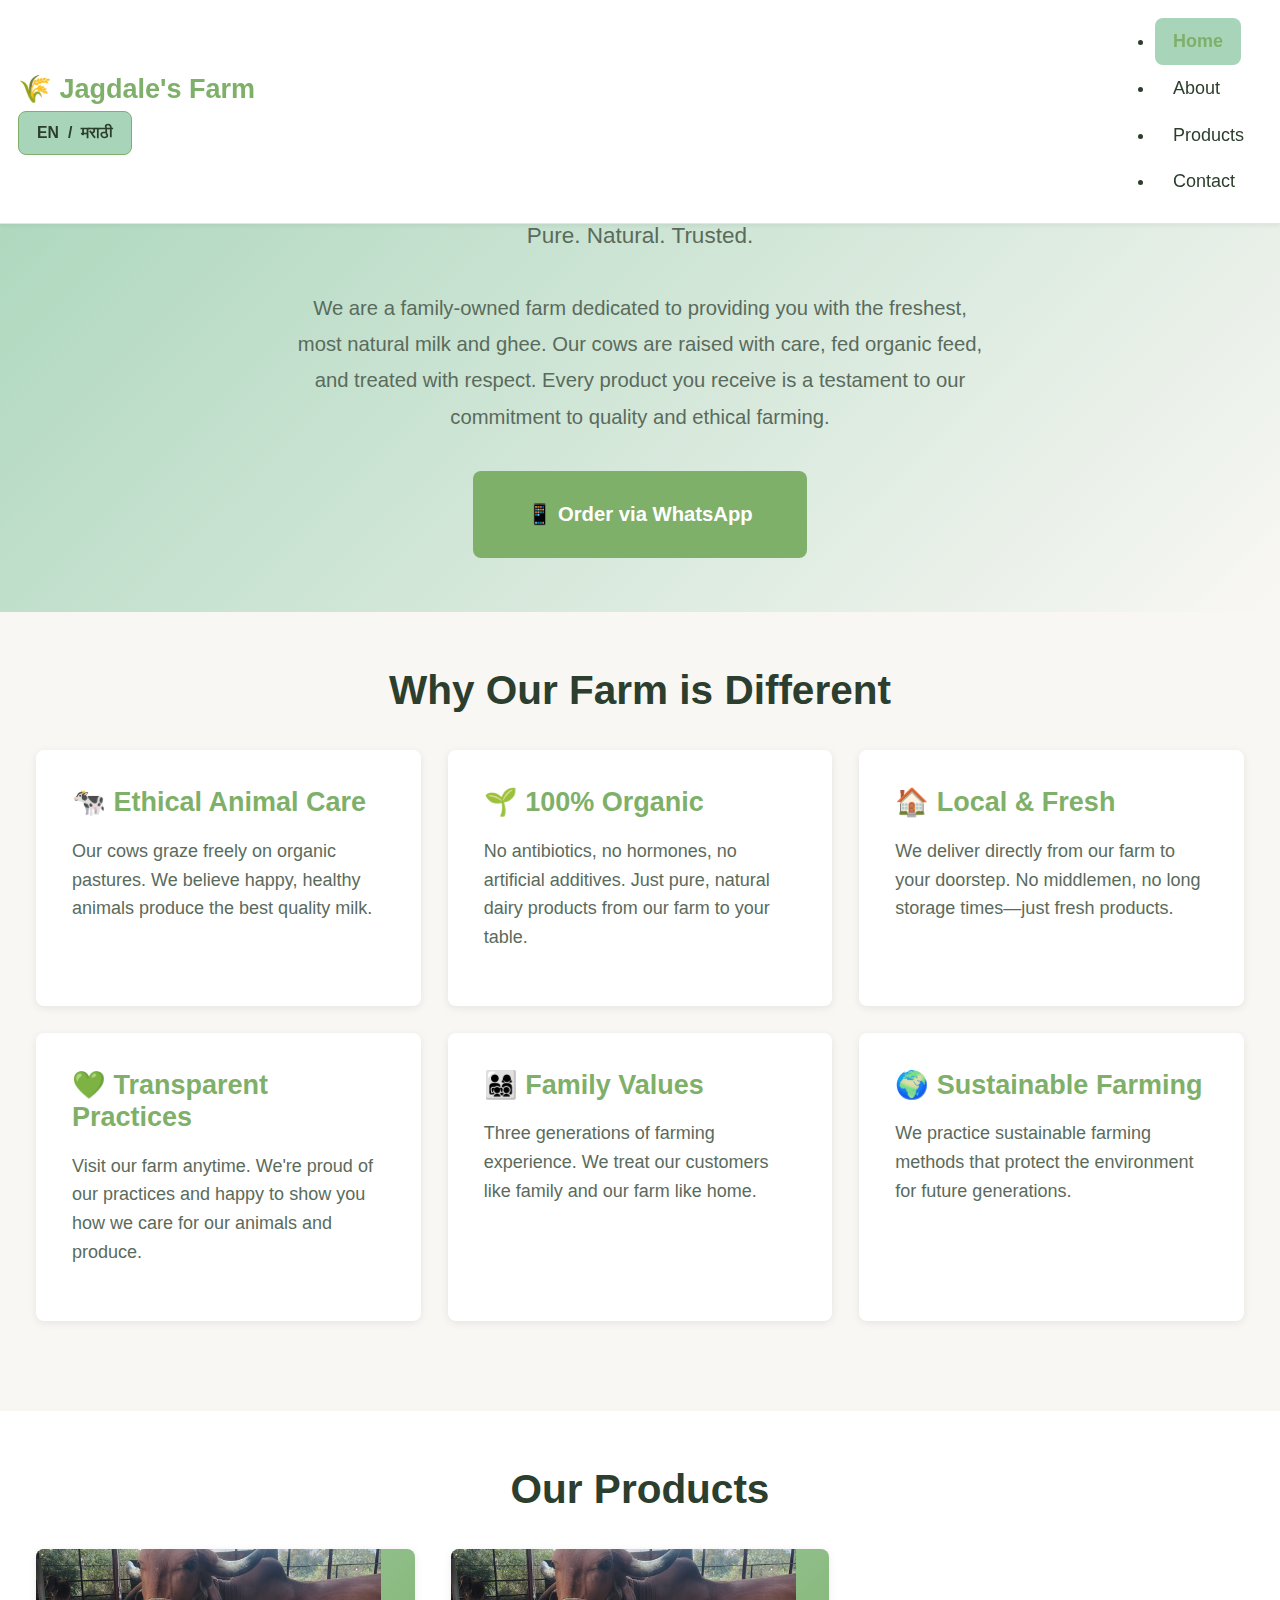
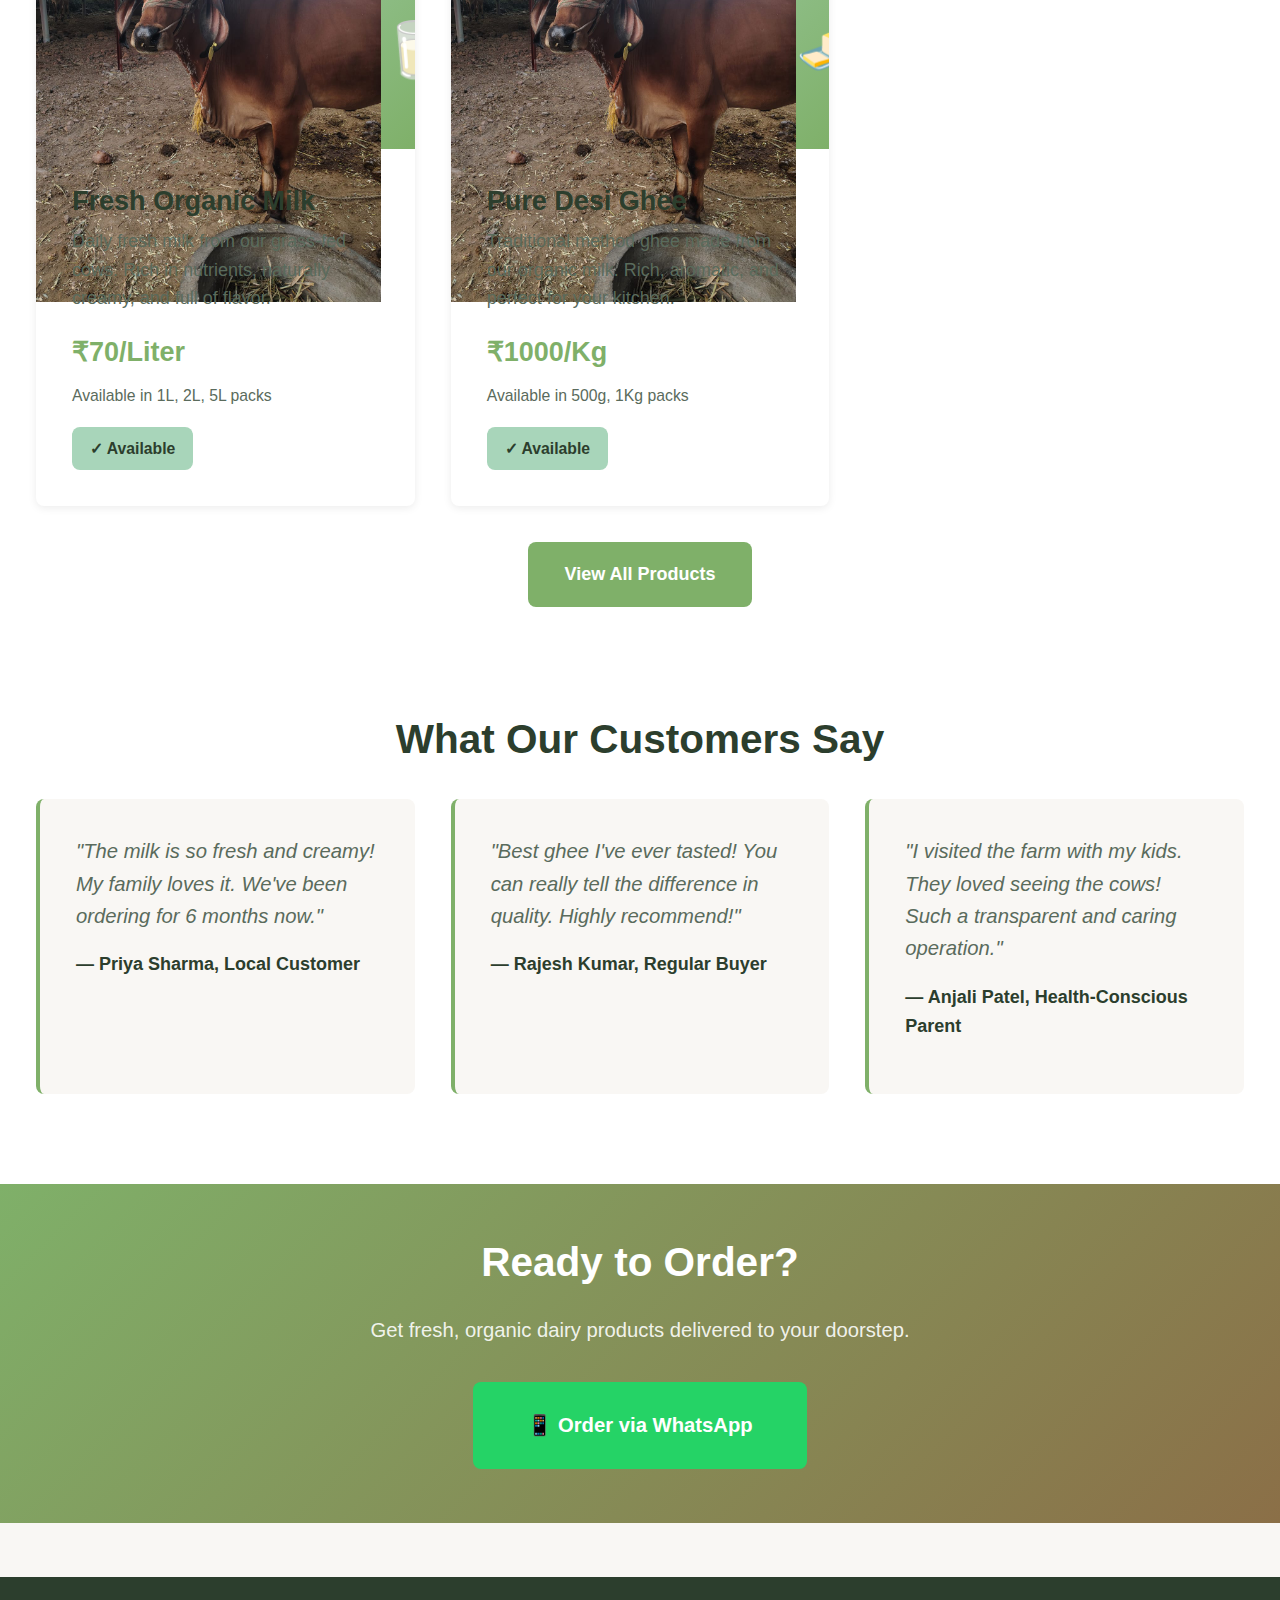
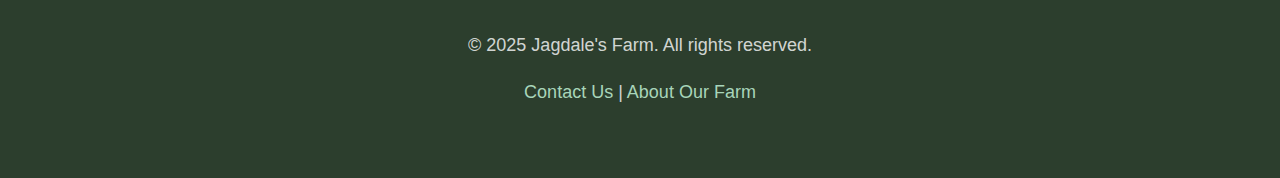
<file: index.html>
<!DOCTYPE html>
<html lang="en">
<head>
    <meta charset="UTF-8">
    <meta name="viewport" content="width=device-width, initial-scale=1.0, maximum-scale=1.0, user-scalable=no, viewport-fit=cover">
    <meta name="description" content="Fresh, organic milk and ghee from our local farm. Trusted quality, ethical farming practices.">
    <meta name="keywords" content="organic milk, farm fresh ghee, local farm, dairy products">
    
    <!-- WebView Compatibility -->
    <meta name="mobile-web-app-capable" content="yes">
    <meta name="apple-mobile-web-app-capable" content="yes">
    <meta name="apple-mobile-web-app-status-bar-style" content="default">
    <meta name="theme-color" content="#7FB069">
    
    <!-- PWA Manifest -->
    <link rel="manifest" href="manifest.json">
    <link rel="preconnect" href="https://fonts.googleapis.com">
    <link rel="preconnect" href="https://fonts.gstatic.com" crossorigin>
    <link href="https://fonts.googleapis.com/css2?family=Inter:wght@400;500;600&family=Poppins:wght@500;600;700&display=swap" rel="stylesheet">
    
    <title>Jagdale's Farm - Organic Milk & Ghee | Local Farm</title>
    
    <!-- Stylesheet -->
    <link rel="stylesheet" href="css/style.css">
    
    <!-- Future: Add favicon here -->
    <!-- <link rel="icon" type="image/png" href="images/favicon.png"> -->
</head>
<body>
    <!-- ============================================
         HEADER & NAVIGATION
         ============================================
         Scalability: Navigation can be converted to React component
         Future: Add mobile menu toggle with JS
    -->
    <header class="header" role="banner">
        <div class="header__container">
            <!-- Row 1: Logo + Language Toggle -->
            <div class="header__top">
                <div class="header__logo">
                    🌾 Jagdale's Farm
                </div>
                <button class="header__lang-toggle" id="langToggle">
                    <span>EN</span> / <span>मराठी</span>
                </button>
            </div>
            <!-- Row 2: Navigation Links -->
            <nav class="header__nav" role="navigation" aria-label="Main navigation">
                <ul class="header__nav-list">
                    <li class="header__nav-item">
                        <a href="index.html" class="header__nav-link header__nav-link--active" aria-current="page">Home</a>
                    </li>
                    <li class="header__nav-item">
                        <a href="about.html" class="header__nav-link">About</a>
                    </li>
                    <li class="header__nav-item">
                        <a href="products.html" class="header__nav-link">Products</a>
                    </li>
                    <li class="header__nav-item">
                        <a href="contact.html" class="header__nav-link">Contact</a>
                    </li>
                </ul>
            </nav>
        </div>
    </header>

    <!-- ============================================
         HERO SECTION
         ============================================
         Purpose: First impression, trust-building
         Future: Can be made dynamic with CMS/API
    -->
    <section class="hero section" role="main">
        <div class="container">
            <h1 class="hero__title">Farm Fresh Organic Dairy</h1>
            <p class="hero__tagline">Pure by nature. Trusted by families.</p>
            <p class="hero__tagline--mr" style="display:none">नैसर्गिक शुद्धता. कुटुंबांचा विश्वास.</p>
            <p class="hero__intro">
                We are a family-owned farm dedicated to providing you with the freshest, 
                most natural milk and ghee. Our cows are raised with care, fed organic feed, 
                and treated with respect. Every product you receive is a testament to our 
                commitment to quality and ethical farming.
            </p>
            <a href="contact.html" class="btn btn--primary btn--large" aria-label="Order via WhatsApp">
                📱 Order via WhatsApp
            </a>
        </div>
    </section>

    <!-- ============================================
         WHY OUR FARM IS DIFFERENT
         ============================================
         Purpose: Build trust, differentiate from competitors
         Future: Can be managed via CMS
    -->
    <section class="section" aria-labelledby="why-different">
        <div class="container">
            <h2 id="why-different" class="text-center mb-lg">Why Our Farm is Different</h2>
            <div class="features">
                <div class="feature-card">
                    <h3 class="feature-card__title">🐄 Ethical Animal Care</h3>
                    <p class="feature-card__text">
                        Our cows graze freely on organic pastures. We believe happy, 
                        healthy animals produce the best quality milk.
                    </p>
                </div>
                <div class="feature-card">
                    <h3 class="feature-card__title">🌱 100% Organic</h3>
                    <p class="feature-card__text">
                        No antibiotics, no hormones, no artificial additives. 
                        Just pure, natural dairy products from our farm to your table.
                    </p>
                </div>
                <div class="feature-card">
                    <h3 class="feature-card__title">🏠 Local & Fresh</h3>
                    <p class="feature-card__text">
                        We deliver directly from our farm to your doorstep. 
                        No middlemen, no long storage times—just fresh products.
                    </p>
                </div>
                <div class="feature-card">
                    <h3 class="feature-card__title">💚 Transparent Practices</h3>
                    <p class="feature-card__text">
                        Visit our farm anytime. We're proud of our practices and 
                        happy to show you how we care for our animals and produce.
                    </p>
                </div>
                <div class="feature-card">
                    <h3 class="feature-card__title">👨‍👩‍👧‍👦 Family Values</h3>
                    <p class="feature-card__text">
                        Three generations of farming experience. We treat our 
                        customers like family and our farm like home.
                    </p>
                </div>
                <div class="feature-card">
                    <h3 class="feature-card__title">🌍 Sustainable Farming</h3>
                    <p class="feature-card__text">
                        We practice sustainable farming methods that protect the 
                        environment for future generations.
                    </p>
                </div>
            </div>
        </div>
    </section>

    <!-- ============================================
         FEATURED PRODUCTS
         ============================================
         Purpose: Showcase main products
         Future: Pull from API/database
         Scalability: Product cards are reusable components
    -->
    <section class="section" aria-labelledby="featured-products" style="background-color: var(--color-white);">
        <div class="container">
            <h2 id="featured-products" class="text-center mb-lg">Our Products</h2>
            <div class="products-grid">
                <div class="product-card">
                    <div class="product-card__image" aria-label="Fresh Milk Product">
                        <img src="images/cows.jpeg" alt="Fresh organic milk" loading="lazy" />
                        🥛
                    </div>
                    <div class="product-card__content">
                        <h3 class="product-card__title">Fresh Organic Milk</h3>
                        <p class="product-card__description">
                            Daily fresh milk from our grass-fed cows. Rich in nutrients, 
                            naturally creamy, and full of flavor.
                        </p>
                        <div class="product-card__price">₹70/Liter</div>
                        <div class="product-card__quantity">Available in 1L, 2L, 5L packs</div>
                        <span class="product-card__availability product-card__availability--available">
                            ✓ Available
                        </span>
                    </div>
                </div>
                <div class="product-card">
                    <div class="product-card__image" aria-label="Pure Ghee Product">
                        <img src="images/cows.jpeg" alt="Pure desi ghee" loading="lazy" />
                        🧈
                    </div>
                    <div class="product-card__content">
                        <h3 class="product-card__title">Pure Desi Ghee</h3>
                        <p class="product-card__description">
                            Traditional method ghee made from our organic milk. 
                            Rich, aromatic, and perfect for your kitchen.
                        </p>
                        <div class="product-card__price">₹1000/Kg</div>
                        <div class="product-card__quantity">Available in 500g, 1Kg packs</div>
                        <span class="product-card__availability product-card__availability--available">
                            ✓ Available
                        </span>
                    </div>
                </div>
            </div>
            <div class="text-center mt-lg">
                <a href="products.html" class="btn btn--primary">View All Products</a>
            </div>
        </div>
    </section>

    <!-- ============================================
         TESTIMONIALS
         ============================================
         Purpose: Social proof, build trust
         Future: Can be dynamic from reviews API
         Note: Static for now, can be replaced with real reviews later
    -->
    <section class="testimonials section" aria-labelledby="testimonials">
        <div class="container">
            <h2 id="testimonials" class="text-center mb-lg">What Our Customers Say</h2>
            <div class="testimonials-grid">
                <div class="testimonial-card">
                    <p class="testimonial-card__text">
                        "The milk is so fresh and creamy! My family loves it. 
                        We've been ordering for 6 months now."
                    </p>
                    <p class="testimonial-card__author">— Priya Sharma, Local Customer</p>
                </div>
                <div class="testimonial-card">
                    <p class="testimonial-card__text">
                        "Best ghee I've ever tasted! You can really tell the difference 
                        in quality. Highly recommend!"
                    </p>
                    <p class="testimonial-card__author">— Rajesh Kumar, Regular Buyer</p>
                </div>
                <div class="testimonial-card">
                    <p class="testimonial-card__text">
                        "I visited the farm with my kids. They loved seeing the cows! 
                        Such a transparent and caring operation."
                    </p>
                    <p class="testimonial-card__author">— Anjali Patel, Health-Conscious Parent</p>
                </div>
            </div>
        </div>
    </section>

    <!-- ============================================
         CALL TO ACTION
         ============================================
         Purpose: Convert visitors to customers
         Future: Can track clicks for analytics
    -->
    <section class="section" style="background: linear-gradient(135deg, var(--color-primary) 0%, var(--color-secondary) 100%); color: white; text-align: center;">
        <div class="container">
            <h2 style="color: white; margin-bottom: var(--spacing-md);">Ready to Order?</h2>
            <p style="color: rgba(255,255,255,0.9); font-size: 1.125rem; margin-bottom: var(--spacing-lg);">
                Get fresh, organic dairy products delivered to your doorstep.
            </p>
            <a href="contact.html" class="btn btn--whatsapp btn--large" aria-label="Order via WhatsApp">
                📱 Order via WhatsApp
            </a>
        </div>
    </section>

    <!-- ============================================
         FOOTER
         ============================================
         Future: Can include newsletter signup, social links
    -->
    <footer class="footer" role="contentinfo">
        <div class="container">
                <p class="footer__text">
                &copy; 2025 Jagdale's Farm. All rights reserved.
            </p>
            <p class="footer__text">
                <a href="contact.html" class="footer__link">Contact Us</a> | 
                <a href="about.html" class="footer__link">About Our Farm</a>
            </p>
        </div>
    </footer>

    <!-- JavaScript for future enhancements -->
    <script src="js/translations.js"></script>
    <script src="js/main.js"></script>
</body>
</html>
</file>
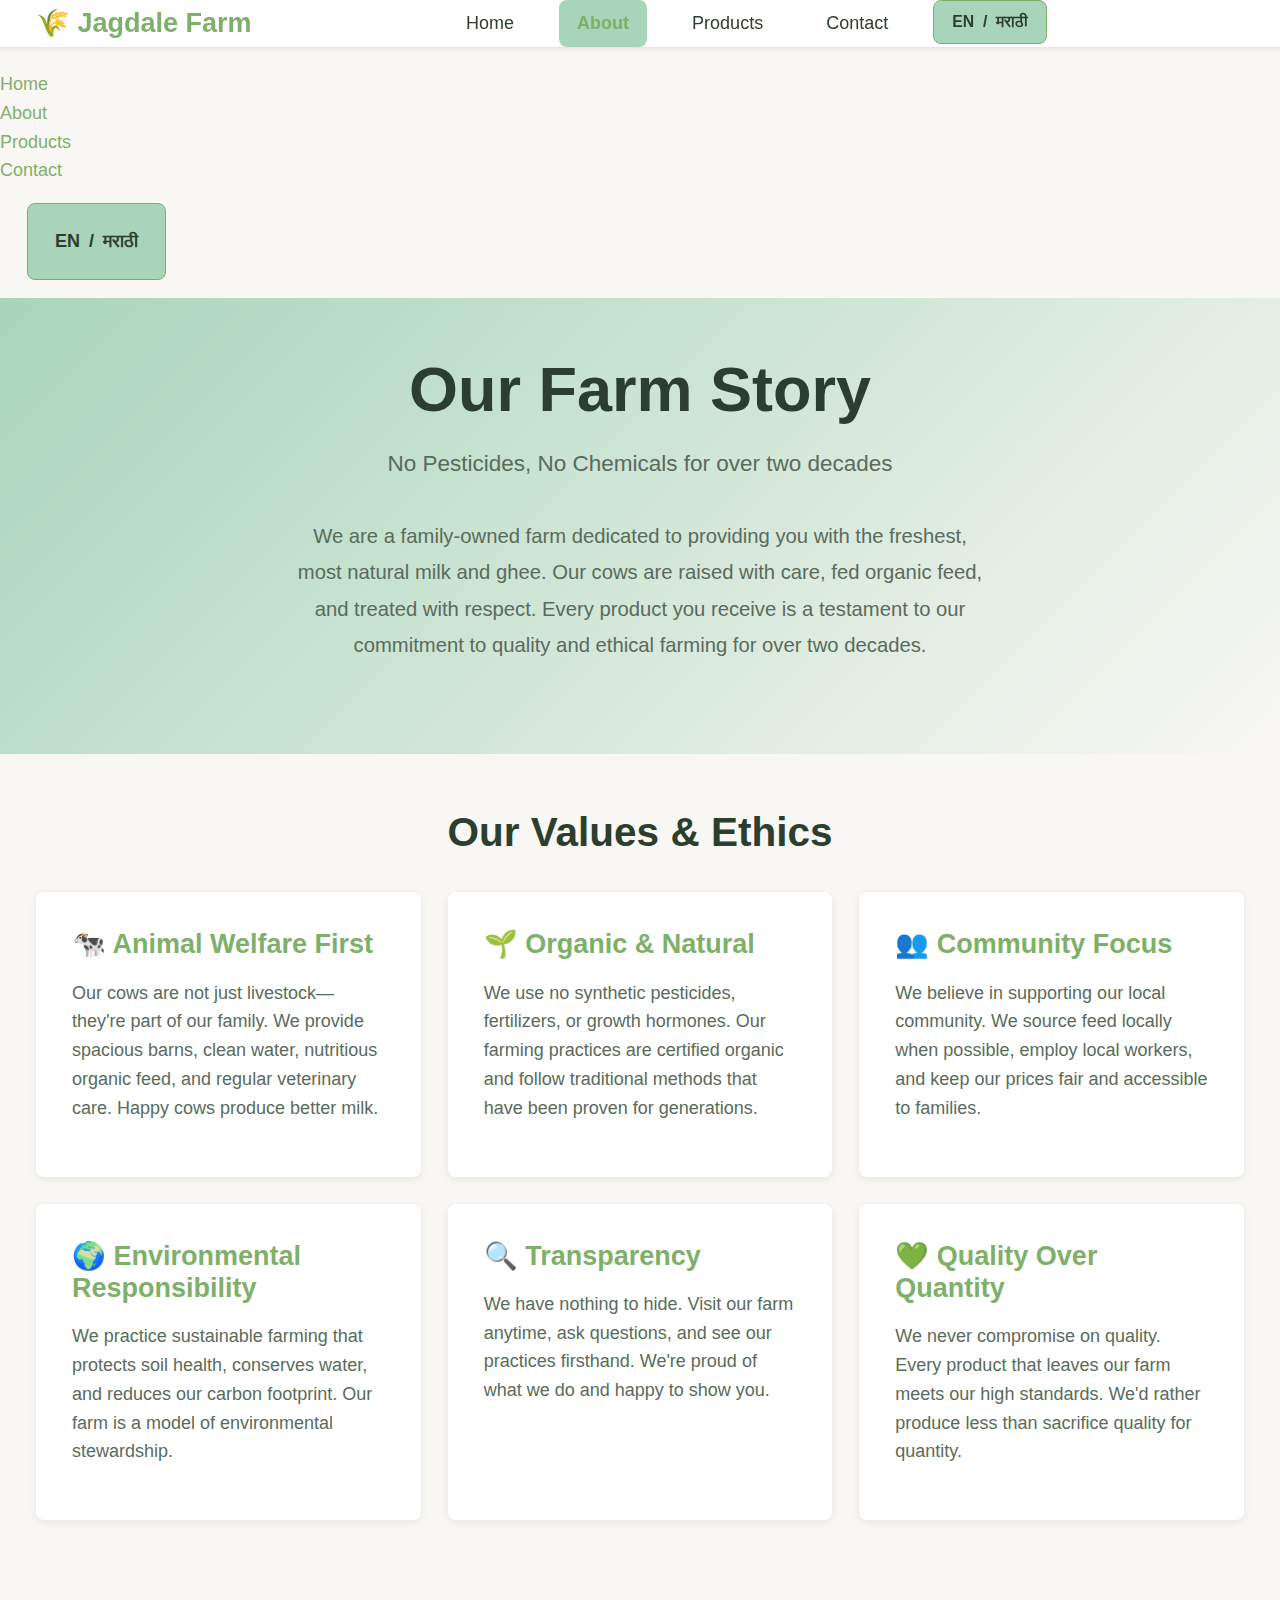
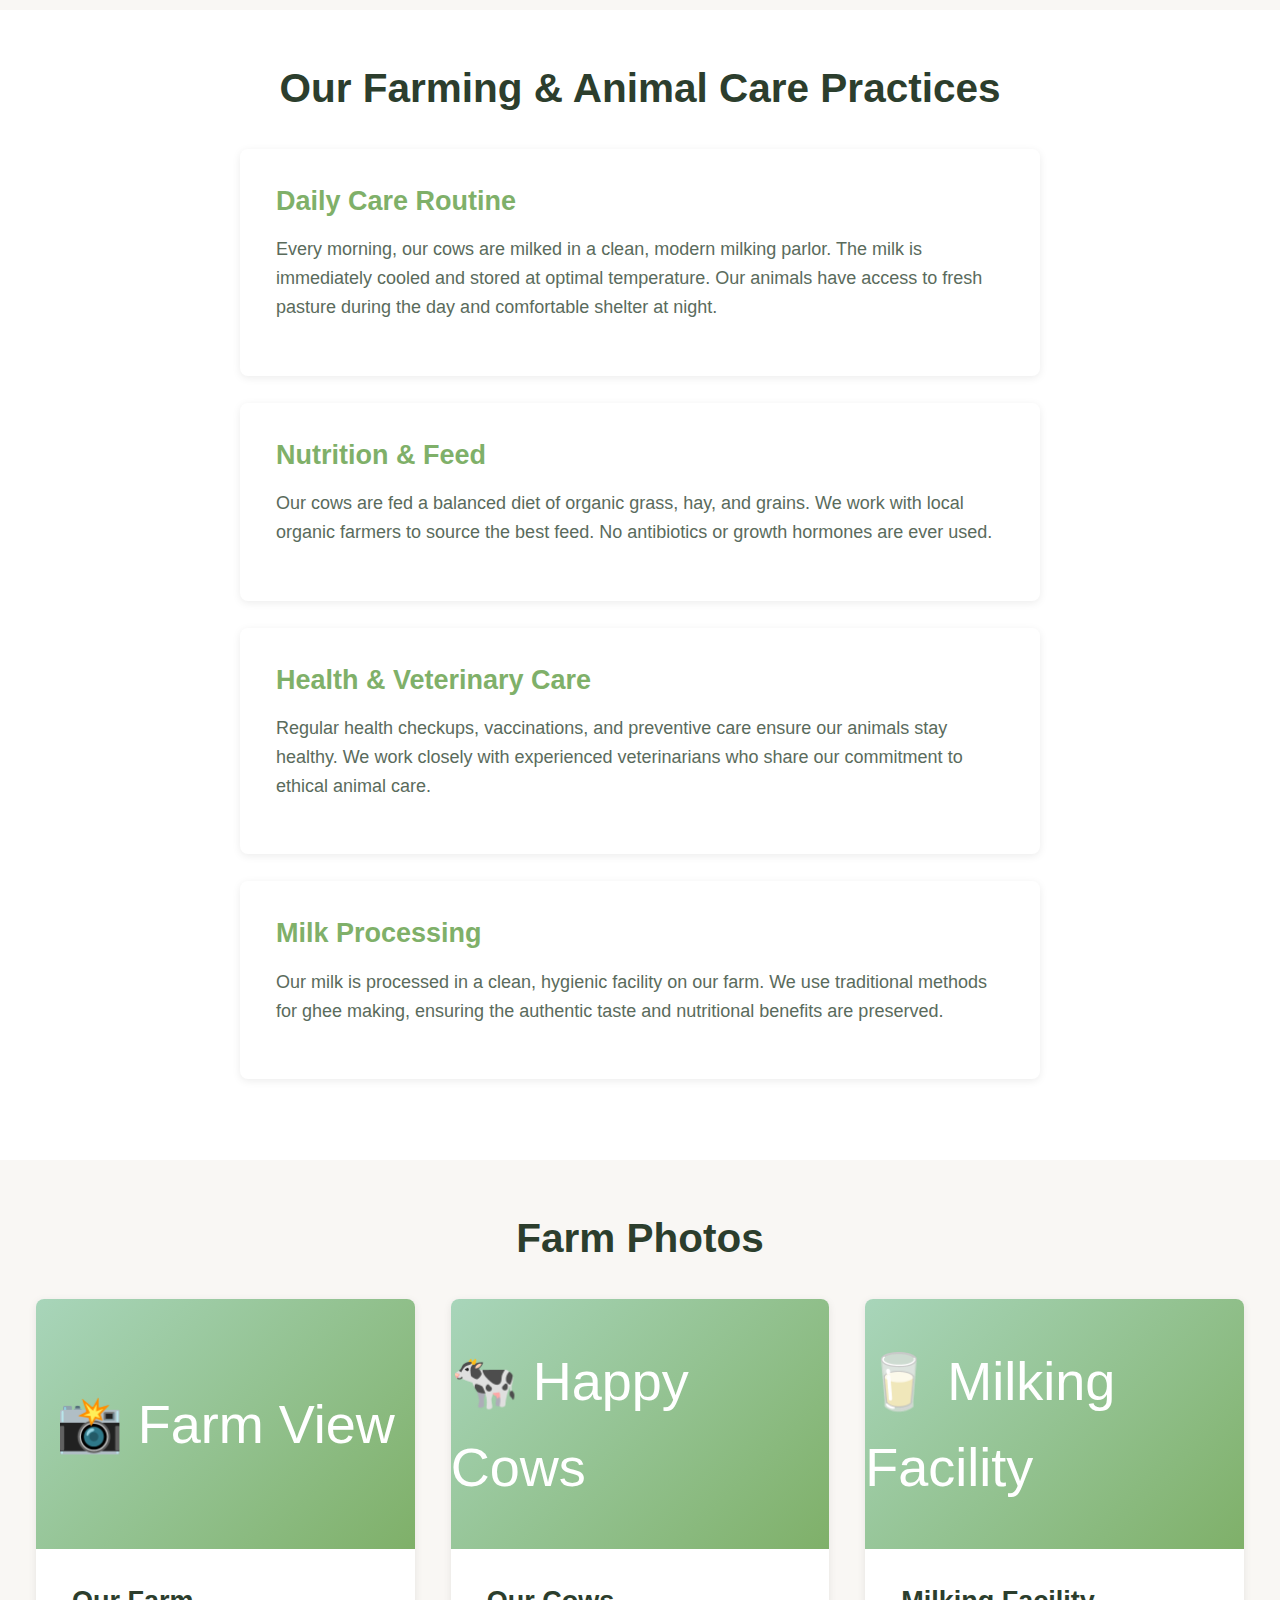
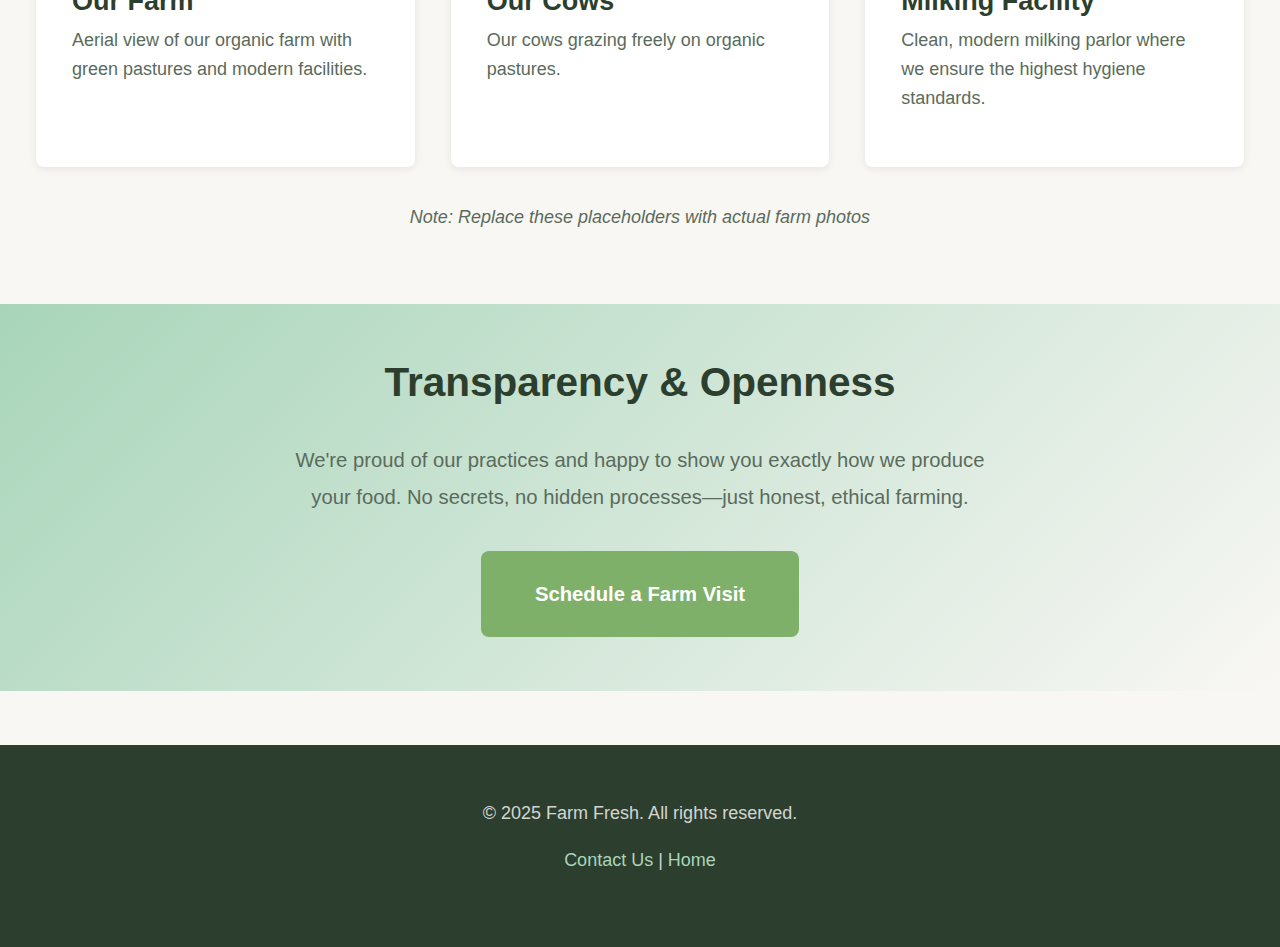
<file: about.html>
<!DOCTYPE html>
<html lang="en">
<head>
    <meta charset="UTF-8">
    <meta name="viewport" content="width=device-width, initial-scale=1.0, maximum-scale=1.0, user-scalable=no, viewport-fit=cover">
    <meta name="description" content="Learn about our farm story, values, and ethical farming practices. Visit us to see how we care for our animals.">
    <meta name="keywords" content="farm story, organic farming, ethical dairy, farm practices">
    
    <!-- WebView Compatibility -->
    <meta name="mobile-web-app-capable" content="yes">
    <meta name="apple-mobile-web-app-capable" content="yes">
    <meta name="apple-mobile-web-app-status-bar-style" content="default">
    <meta name="theme-color" content="#7FB069">
    
    <!-- PWA Manifest -->
    <link rel="manifest" href="manifest.json">
    
    <title>About Our Farm - Farm Fresh Organic Dairy</title>
    
    <link rel="stylesheet" href="css/style.css">
</head>
<body>
    <!-- Header (reusable across pages) -->
    <header class="header" role="banner">
        <div class="container header__container">
            <div class="header__logo" aria-label="Farm Fresh Logo">
                🌾 Jagdale Farm
            </div>
            <!-- Desktop Navigation -->
            <nav class="header__nav" role="navigation" aria-label="Main navigation">
                <ul class="header__nav" style="list-style: none; display: flex; gap: 1.5rem;">
                    <li class="header__nav-item">
                        <a href="index.html" class="header__nav-link">Home</a>
                    </li>
                    <li class="header__nav-item">
                        <a href="about.html" class="header__nav-link header__nav-link--active" aria-current="page">About</a>
                    </li>
                    <li class="header__nav-item">
                        <a href="products.html" class="header__nav-link">Products</a>
                    </li>
                    <li class="header__nav-item">
                        <a href="contact.html" class="header__nav-link">Contact</a>
                    </li>
                    <li class="header__nav-item">
                        <button class="header__lang-toggle" id="langToggle" aria-label="Change language">
                            <span>EN</span> / <span>मराठी</span>
                        </button>
                    </li>
                </ul>
            </nav>
            <!-- Hamburger Menu Icon -->
            <div id="hamburger-menu-icon" role="button" aria-label="Toggle menu" aria-expanded="false" tabindex="0">
                <span></span>
                <span></span>
                <span></span>
            </div>
        </div>
    </header>

    <!-- Main Navigation Menu -->
    <nav id="main-navigation-menu" role="navigation" aria-label="Mobile navigation">
        <ul>
            <li><a href="index.html">Home</a></li>
            <li><a href="about.html">About</a></li>
            <li><a href="products.html">Products</a></li>
            <li><a href="contact.html">Contact</a></li>
        </ul>
        <button class="mobile-menu__lang-toggle" id="mobileLangToggle" aria-label="Change language">
            <span>EN</span> / <span>मराठी</span>
        </button>
    </nav>

    <!-- ============================================
         FARM STORY SECTION
         ============================================
         Purpose: Build emotional connection, trust
         Future: Can include video, photo gallery
    -->
    <section class="hero section" role="main">
        <div class="container">
            <h1 class="hero__title">Our Farm Story</h1>
            <p class="hero__tagline">No Pesticides, No Chemicals for over two decades</p>
            <div style="max-width: 800px; margin: 0 auto;">
                <p class="hero__intro">
                    We are a family-owned farm dedicated to providing you with the freshest, 
                    most natural milk and ghee. Our cows are raised with care, fed organic feed, 
                    and treated with respect. Every product you receive is a testament to our 
                    commitment to quality and ethical farming for over two decades.
                </p>
            </div>
        </div>
    </section>

    <!-- ============================================
         VALUES & ETHICS
         ============================================
         Purpose: Show what makes the farm special
         Future: Can be expanded with certifications
    -->
    <section class="section" aria-labelledby="values">
        <div class="container">
            <h2 id="values" class="text-center mb-lg">Our Values & Ethics</h2>
            <div class="features">
                <div class="feature-card">
                    <h3 class="feature-card__title">🐄 Animal Welfare First</h3>
                    <p class="feature-card__text">
                        Our cows are not just livestock—they're part of our family. 
                        We provide spacious barns, clean water, nutritious organic feed, 
                        and regular veterinary care. Happy cows produce better milk.
                    </p>
                </div>
                <div class="feature-card">
                    <h3 class="feature-card__title">🌱 Organic & Natural</h3>
                    <p class="feature-card__text">
                        We use no synthetic pesticides, fertilizers, or growth hormones. 
                        Our farming practices are certified organic and follow traditional 
                        methods that have been proven for generations.
                    </p>
                </div>
                <div class="feature-card">
                    <h3 class="feature-card__title">👥 Community Focus</h3>
                    <p class="feature-card__text">
                        We believe in supporting our local community. We source feed 
                        locally when possible, employ local workers, and keep our 
                        prices fair and accessible to families.
                    </p>
                </div>
                <div class="feature-card">
                    <h3 class="feature-card__title">🌍 Environmental Responsibility</h3>
                    <p class="feature-card__text">
                        We practice sustainable farming that protects soil health, 
                        conserves water, and reduces our carbon footprint. Our farm 
                        is a model of environmental stewardship.
                    </p>
                </div>
                <div class="feature-card">
                    <h3 class="feature-card__title">🔍 Transparency</h3>
                    <p class="feature-card__text">
                        We have nothing to hide. Visit our farm anytime, ask questions, 
                        and see our practices firsthand. We're proud of what we do and 
                        happy to show you.
                    </p>
                </div>
                <div class="feature-card">
                    <h3 class="feature-card__title">💚 Quality Over Quantity</h3>
                    <p class="feature-card__text">
                        We never compromise on quality. Every product that leaves our 
                        farm meets our high standards. We'd rather produce less than 
                        sacrifice quality for quantity.
                    </p>
                </div>
            </div>
        </div>
    </section>

    <!-- ============================================
         FARMING PRACTICES
         ============================================
         Purpose: Educate customers, build trust
         Future: Can include photos, videos
    -->
    <section class="section" aria-labelledby="practices" style="background-color: var(--color-white);">
        <div class="container">
            <h2 id="practices" class="text-center mb-lg">Our Farming & Animal Care Practices</h2>
            
            <div style="max-width: 800px; margin: 0 auto;">
                <div class="feature-card mb-md">
                    <h3 class="feature-card__title">Daily Care Routine</h3>
                    <p class="feature-card__text">
                        Every morning, our cows are milked in a clean, modern milking parlor. 
                        The milk is immediately cooled and stored at optimal temperature. 
                        Our animals have access to fresh pasture during the day and comfortable 
                        shelter at night.
                    </p>
                </div>

                <div class="feature-card mb-md">
                    <h3 class="feature-card__title">Nutrition & Feed</h3>
                    <p class="feature-card__text">
                        Our cows are fed a balanced diet of organic grass, hay, and grains. 
                        We work with local organic farmers to source the best feed. No 
                        antibiotics or growth hormones are ever used.
                    </p>
                </div>

                <div class="feature-card mb-md">
                    <h3 class="feature-card__title">Health & Veterinary Care</h3>
                    <p class="feature-card__text">
                        Regular health checkups, vaccinations, and preventive care ensure 
                        our animals stay healthy. We work closely with experienced veterinarians 
                        who share our commitment to ethical animal care.
                    </p>
                </div>

                <div class="feature-card mb-md">
                    <h3 class="feature-card__title">Milk Processing</h3>
                    <p class="feature-card__text">
                        Our milk is processed in a clean, hygienic facility on our farm. 
                        We use traditional methods for ghee making, ensuring the authentic 
                        taste and nutritional benefits are preserved.
                    </p>
                </div>
            </div>
        </div>
    </section>

    <!-- ============================================
         PHOTOS PLACEHOLDER
         ============================================
         Future: Replace with actual farm photos
         Scalability: Can be converted to image gallery component
    -->
    <section class="section" aria-labelledby="farm-photos">
        <div class="container">
            <h2 id="farm-photos" class="text-center mb-lg">Farm Photos</h2>
            <div class="products-grid">
                <div class="product-card">
                    <div class="product-card__image" style="height: 250px;" aria-label="Farm Photo Placeholder">
                        📸 Farm View
                    </div>
                    <div class="product-card__content">
                        <h3 class="product-card__title">Our Farm</h3>
                        <p class="product-card__description">
                            Aerial view of our organic farm with green pastures and modern facilities.
                        </p>
                    </div>
                </div>
                <div class="product-card">
                    <div class="product-card__image" style="height: 250px;" aria-label="Cows Photo Placeholder">
                        🐄 Happy Cows
                    </div>
                    <div class="product-card__content">
                        <h3 class="product-card__title">Our Cows</h3>
                        <p class="product-card__description">
                            Our cows grazing freely on organic pastures.
                        </p>
                    </div>
                </div>
                <div class="product-card">
                    <div class="product-card__image" style="height: 250px;" aria-label="Milking Photo Placeholder">
                        🥛 Milking Facility
                    </div>
                    <div class="product-card__content">
                        <h3 class="product-card__title">Milking Facility</h3>
                        <p class="product-card__description">
                            Clean, modern milking parlor where we ensure the highest hygiene standards.
                        </p>
                    </div>
                </div>
            </div>
            <p class="text-center mt-lg" style="color: var(--color-text-light);">
                <em>Note: Replace these placeholders with actual farm photos</em>
            </p>
        </div>
    </section>

    <!-- ============================================
         TRANSPARENCY SECTION
         ============================================
         Purpose: Build ultimate trust
         Future: Can include certifications, test results
    -->
    <section class="section" style="background: linear-gradient(135deg, var(--color-accent) 0%, var(--color-bg) 100%);">
        <div class="container">
            <h2 class="text-center mb-lg">Transparency & Openness</h2>
            <div style="max-width: 700px; margin: 0 auto; text-align: center;">
                <p class="hero__intro">
                    We believe transparency builds trust. That's why we invite you to visit 
                    our farm anytime. See our animals, watch our processes, and ask any 
                    questions you have.
                </p>
                <p class="hero__intro">
                    We're proud of our practices and happy to show you exactly how we 
                    produce your food. No secrets, no hidden processes—just honest, 
                    ethical farming.
                </p>
                <div class="mt-lg">
                    <a href="contact.html" class="btn btn--primary btn--large">
                        Schedule a Farm Visit
                    </a>
                </div>
            </div>
        </div>
    </section>

    <!-- Footer -->
    <footer class="footer" role="contentinfo">
        <div class="container">
            <p class="footer__text">
                &copy; 2025 Farm Fresh. All rights reserved.
            </p>
            <p class="footer__text">
                <a href="contact.html" class="footer__link">Contact Us</a> | 
                <a href="index.html" class="footer__link">Home</a>
            </p>
        </div>
    </footer>

    <script src="js/translations.js"></script>
    <script src="js/main.js"></script>
</body>
</html>
</file>
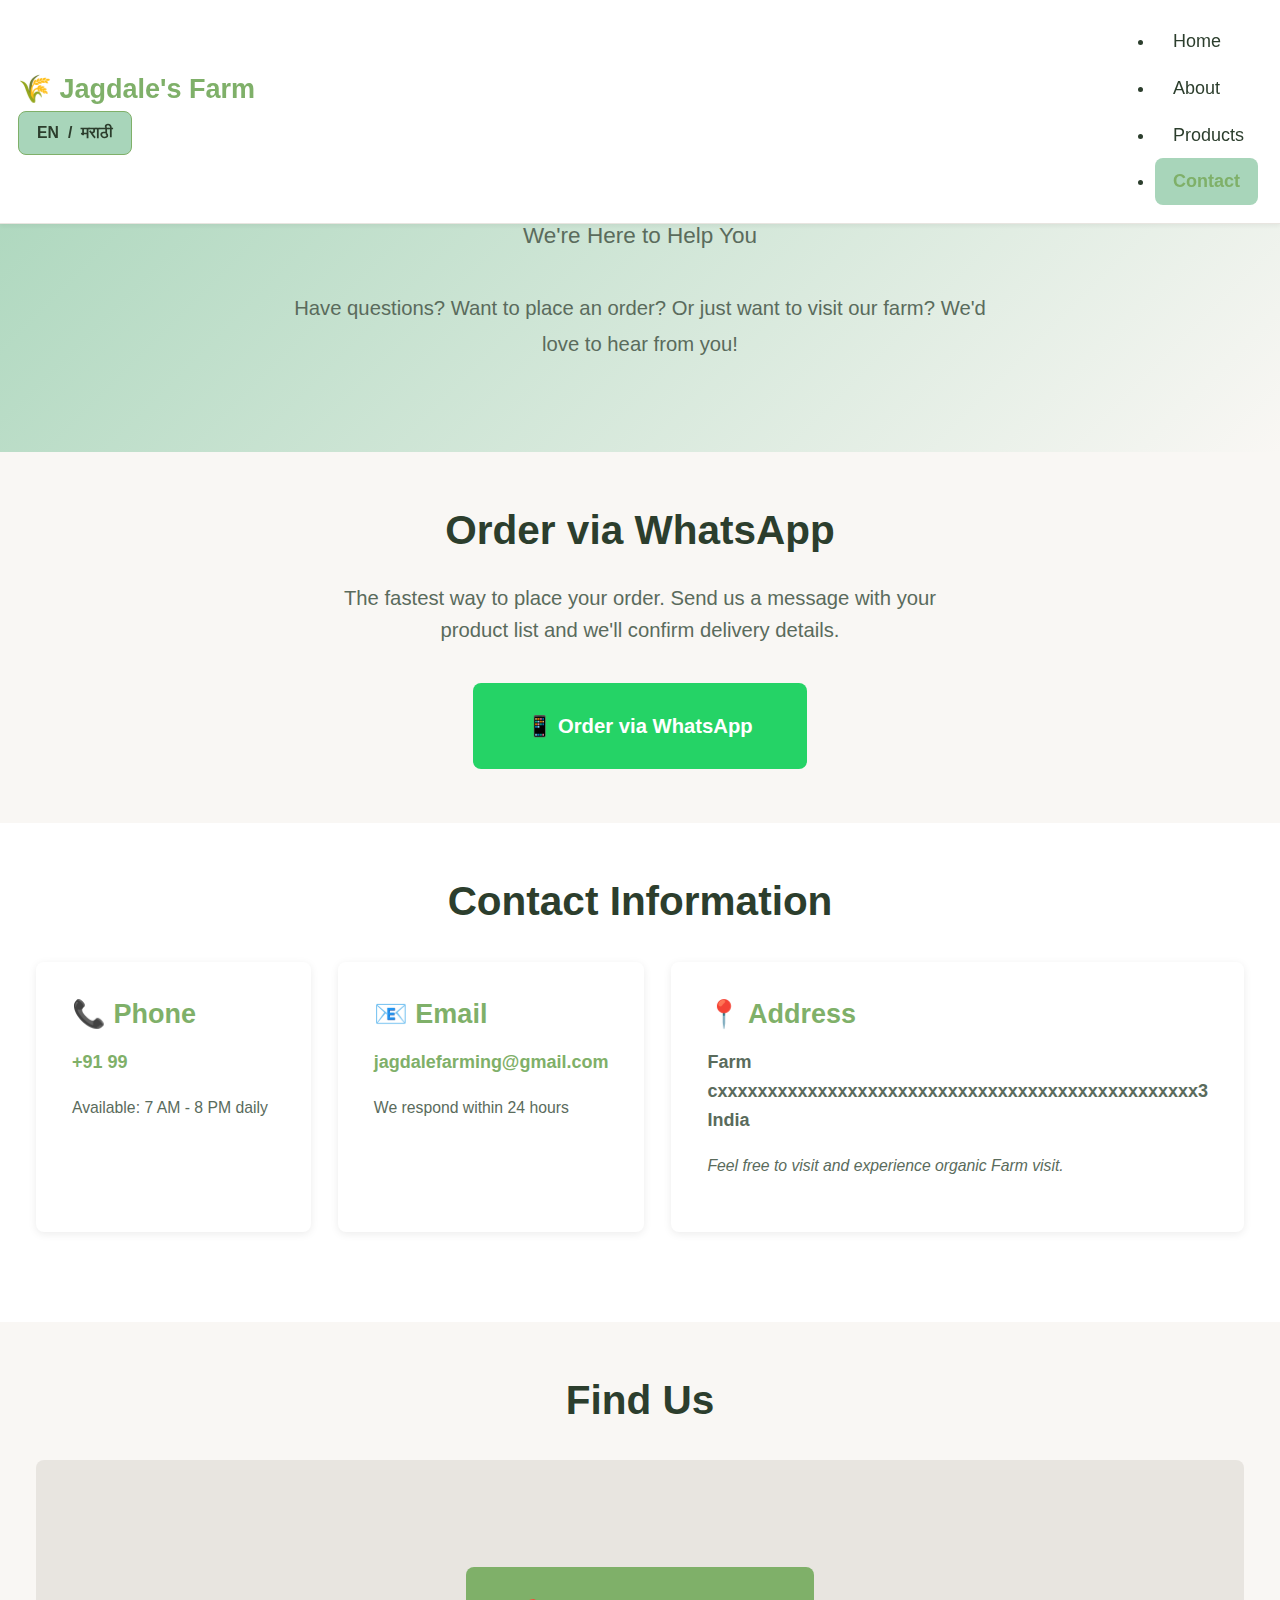
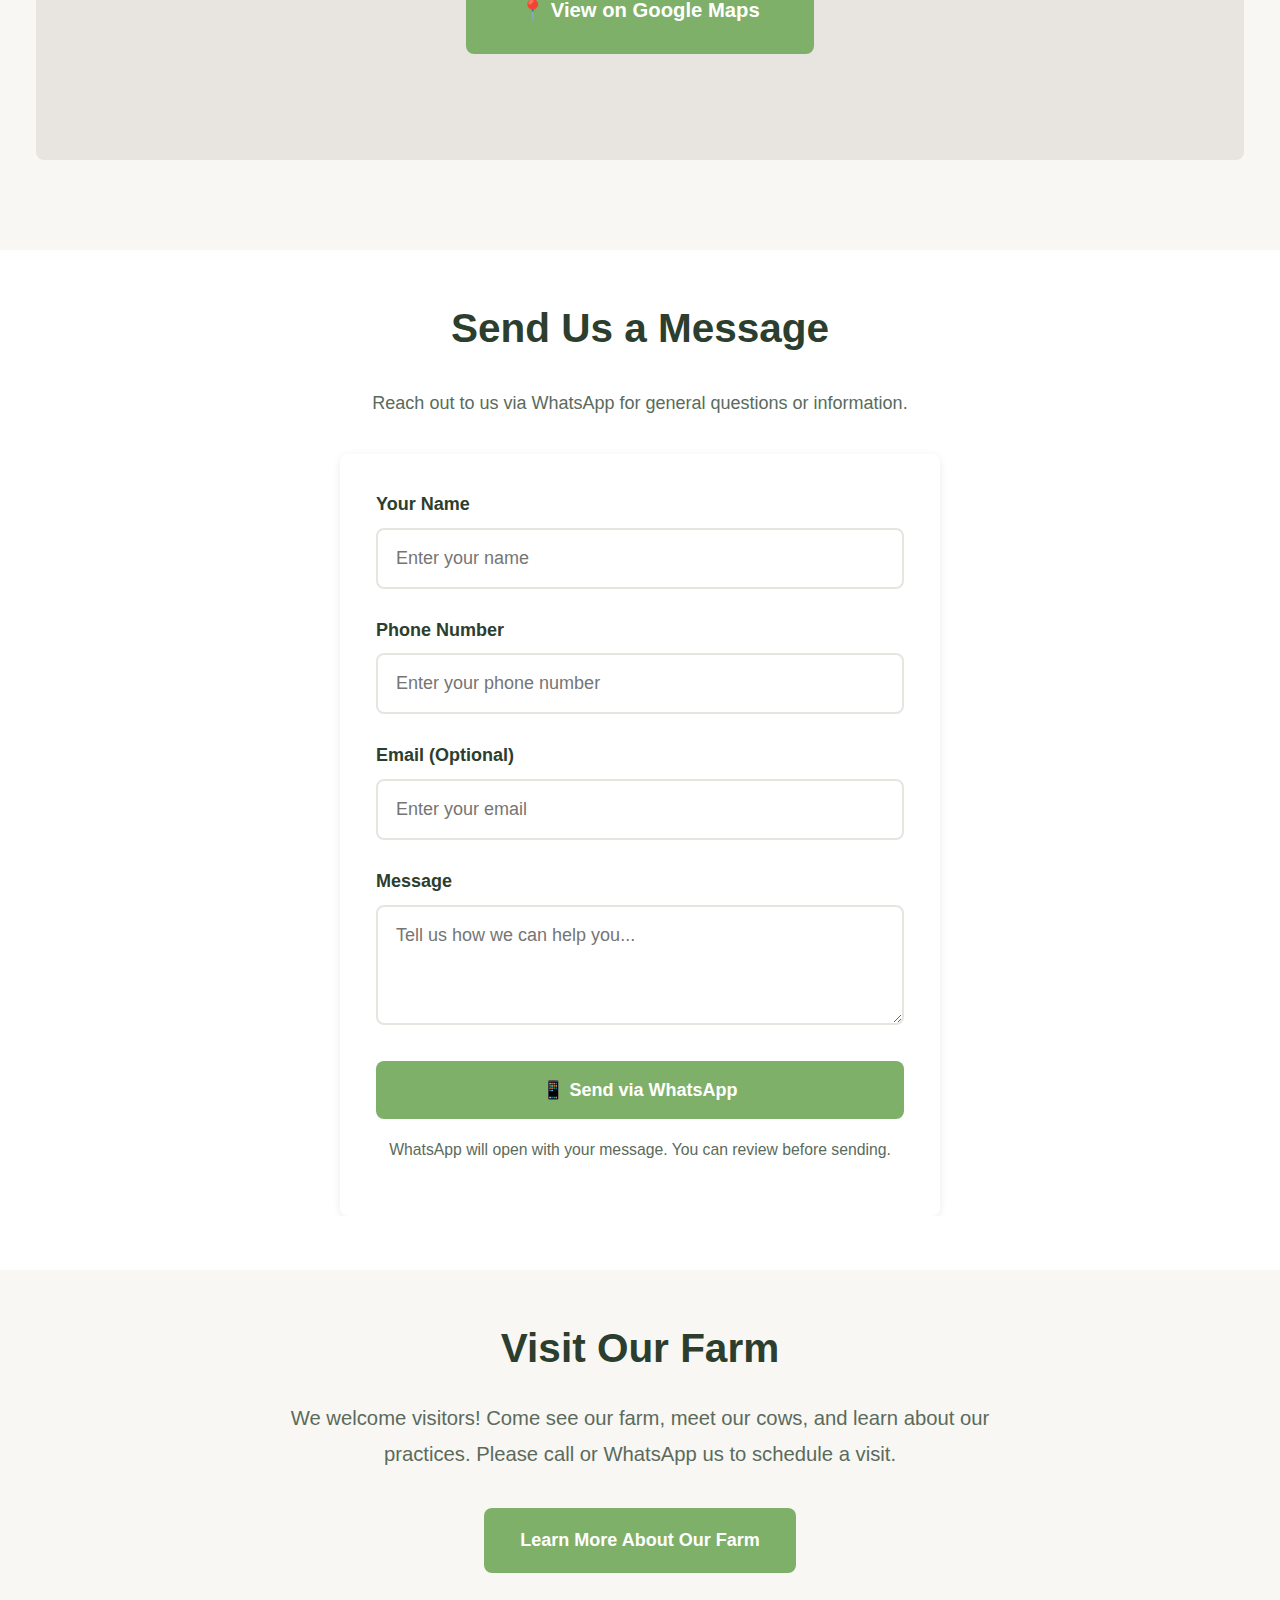
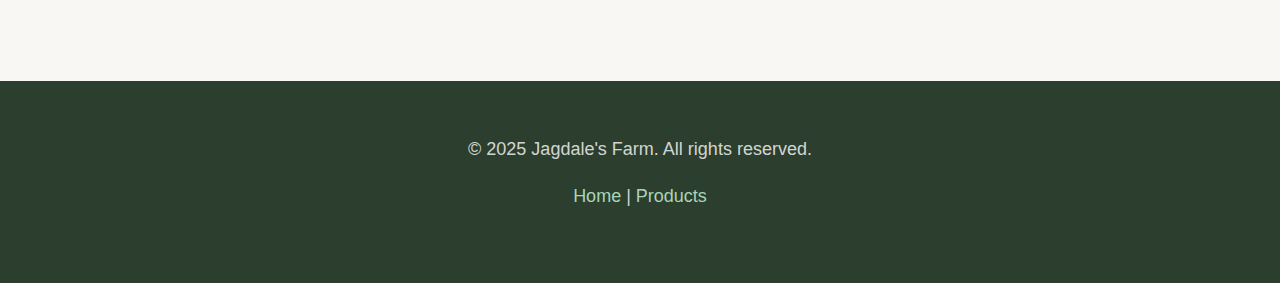
<file: contact.html>
<!DOCTYPE html>
<html lang="en">
<head>
    <meta charset="UTF-8">
    <meta name="viewport" content="width=device-width, initial-scale=1.0, maximum-scale=1.0, user-scalable=no, viewport-fit=cover">
    <meta name="description" content="Contact Farm Fresh to order organic milk and ghee. WhatsApp, phone, or visit our farm. We're here to help!">
    <meta name="keywords" content="contact farm, order milk, WhatsApp order, farm location">
    
    <!-- WebView Compatibility -->
    <meta name="mobile-web-app-capable" content="yes">
    <meta name="apple-mobile-web-app-capable" content="yes">
    <meta name="apple-mobile-web-app-status-bar-style" content="default">
    <meta name="theme-color" content="#7FB069">
    
    <!-- PWA Manifest -->
    <link rel="manifest" href="manifest.json">
    <link rel="preconnect" href="https://fonts.googleapis.com">
    <link rel="preconnect" href="https://fonts.gstatic.com" crossorigin>
    <link href="https://fonts.googleapis.com/css2?family=Inter:wght@400;500;600&family=Poppins:wght@500;600;700&display=swap" rel="stylesheet">
    
    <title>Contact Us - Jagdale's Farm Organic Dairy</title>
    
    <link rel="stylesheet" href="css/style.css">
</head>
<body>
    <!-- Header -->
    <header class="header" role="banner">
        <div class="header__container">
            <!-- Row 1: Logo + Language Toggle -->
            <div class="header__top">
                <div class="header__logo">
                    🌾 Jagdale's Farm
                </div>
                <button class="header__lang-toggle" id="langToggle">
                    <span>EN</span> / <span>मराठी</span>
                </button>
            </div>
            <!-- Row 2: Navigation Links -->
            <nav class="header__nav" role="navigation" aria-label="Main navigation">
                <ul class="header__nav-list">
                    <li class="header__nav-item">
                        <a href="index.html" class="header__nav-link">Home</a>
                    </li>
                    <li class="header__nav-item">
                        <a href="about.html" class="header__nav-link">About</a>
                    </li>
                    <li class="header__nav-item">
                        <a href="products.html" class="header__nav-link">Products</a>
                    </li>
                    <li class="header__nav-item">
                        <a href="contact.html" class="header__nav-link header__nav-link--active" aria-current="page">Contact</a>
                    </li>
                </ul>
            </nav>
        </div>
    </header>

    <!-- ============================================
         CONTACT PAGE HERO
         ============================================
    -->
    <section class="hero section" role="main">
        <div class="container">
            <h1 class="hero__title">Get in Touch</h1>
            <p class="hero__tagline">Pure by nature. Trusted by families.</p>
            <p class="hero__tagline--mr" style="display:none">नैसर्गिक शुद्धता. कुटुंबांचा विश्वास.</p>
            <p class="hero__intro">
                Have questions? Want to place an order? Or just want to visit our farm? 
                We'd love to hear from you!
            </p>
        </div>
    </section>

    <!-- ============================================
         WHATSAPP ORDER BUTTON (PROMINENT)
         ============================================
         Future: Can integrate WhatsApp Business API
         Scalability: Button can trigger automated order flow
    -->
    <section class="section" aria-labelledby="whatsapp-order">
        <div class="container">
            <div style="max-width: 600px; margin: 0 auto; text-align: center;">
                <h2 id="whatsapp-order" class="mb-md">Order via WhatsApp</h2>
                <p class="mb-lg" style="font-size: 1.125rem; color: var(--color-text-light);">
                    The fastest way to place your order. Send us a message with your 
                    product list and we'll confirm delivery details.
                </p>
                <a 
                    href="https://wa.me/9190114?text=Hello%2C%20I%20would%20like%20to%20place%20an%20order" 
                    class="btn btn--whatsapp btn--large"
                    target="_blank"
                    rel="noopener noreferrer"
                    aria-label="Order via WhatsApp"
                >
                    📱 Order via WhatsApp
                </a>
            </div>
        </div>
    </section>

    <!-- ============================================
         CONTACT INFORMATION
         ============================================
         Future: Can be dynamic from CMS
    -->
    <section class="section" style="background-color: var(--color-white);" aria-labelledby="contact-info">
        <div class="container">
            <h2 id="contact-info" class="text-center mb-lg">Contact Information</h2>
            <div class="features">
                <div class="feature-card">
                    <h3 class="feature-card__title">📞 Phone</h3>
                    <p class="feature-card__text">
                        <a href="tel:+91901" style="color: var(--color-primary); font-weight: 600;">
                            +91 99
                        </a>
                    </p>
                    <p class="feature-card__text" style="font-size: 0.875rem; margin-top: var(--spacing-xs);">
                        Available: 7 AM - 8 PM daily
                    </p>
                </div>
                <div class="feature-card">
                    <h3 class="feature-card__title">📧 Email</h3>
                    <p class="feature-card__text">
                        <a href="mailto:jagdalefarming@gmail.com" style="color: var(--color-primary); font-weight: 600;">
                            jagdalefarming@gmail.com
                        </a>
                    </p>
                    <p class="feature-card__text" style="font-size: 0.875rem; margin-top: var(--spacing-xs);">
                        We respond within 24 hours
                    </p>
                </div>
                <div class="feature-card">
                    <h3 class="feature-card__title">📍 Address</h3>
                    <p class="feature-card__text" style="font-weight: 600;">
                         Farm<br>
                        cxxxxxxxxxxxxxxxxxxxxxxxxxxxxxxxxxxxxxxxxxxxxxxxx3<br>
                        India
                    </p>
                    <p class="feature-card__text" style="font-size: 0.875rem; margin-top: var(--spacing-xs);">
                        <em>Feel free to visit and experience organic Farm visit.</em>
                    </p>
                </div>
            </div>
        </div>
    </section>

    <!-- ============================================
         GOOGLE MAP LOCATION
         ============================================
    -->
    <section class="section" aria-labelledby="location">
        <div class="container">
            <h2 id="location" class="text-center mb-lg">Find Us</h2>
            <div class="map-container">
                <a href="" target="_blank" rel="noopener noreferrer" class="btn btn--primary btn--large" style="display: inline-block; margin: 0 auto;">
                    📍 View on Google Maps
                </a>
            </div>
        </div>
    </section>

    <!-- ============================================
         CONTACT FORM
         ============================================
         Scalability Notes:
         - Form structure ready for backend integration
         - Can connect to Firebase, Formspree, or custom API
         - Future: Add form validation, success messages
         - Future: Can integrate with email service
    -->
    <section class="section" style="background-color: var(--color-white);" aria-labelledby="contact-form">
        <div class="container">
            <h2 id="contact-form" class="text-center mb-lg">Send Us a Message</h2>
            <p class="text-center mb-lg" style="color: var(--color-text-light); font-size: 1rem;">
                Reach out to us via WhatsApp for general questions or information.
            </p>
            <form class="contact-form" id="contactForm" aria-label="Contact form">
                <div class="form-group">
                    <label for="name" class="form-group__label">Your Name *</label>
                    <input 
                        type="text" 
                        id="name" 
                        name="name" 
                        class="form-group__input" 
                        required
                        aria-required="true"
                        placeholder="Enter your name"
                    >
                </div>
                
                <div class="form-group">
                    <label for="phone" class="form-group__label">Phone Number *</label>
                    <input 
                        type="tel" 
                        id="phone" 
                        name="phone" 
                        class="form-group__input" 
                        required
                        aria-required="true"
                        placeholder="Enter your phone number"
                    >
                </div>
                
                <div class="form-group">
                    <label for="email" class="form-group__label">Email (Optional)</label>
                    <input 
                        type="email" 
                        id="email" 
                        name="email" 
                        class="form-group__input" 
                        placeholder="Enter your email"
                    >
                </div>
                
                <div class="form-group">
                    <label for="message" class="form-group__label">Message *</label>
                    <textarea 
                        id="message" 
                        name="message" 
                        class="form-group__textarea" 
                        required
                        aria-required="true"
                        placeholder="Tell us how we can help you..."
                    ></textarea>
                </div>
                
                <button type="button" onclick="sendToWhatsApp()" class="btn btn--primary" style="width: 100%;">
                    📱 Send via WhatsApp
                </button>
                
                <p style="text-align: center; margin-top: var(--spacing-sm); font-size: 0.875rem; color: var(--color-text-light);">
                    WhatsApp will open with your message. You can review before sending.
                </p>
            </form>
        </div>
    </section>

    <!-- ============================================
         VISIT OUR FARM
         ============================================
    -->
    <section class="section" aria-labelledby="visit-farm">
        <div class="container">
            <div style="max-width: 700px; margin: 0 auto; text-align: center;">
                <h2 id="visit-farm" class="mb-md">Visit Our Farm</h2>
                <p class="hero__intro">
                    We welcome visitors! Come see our farm, meet our cows, and learn 
                    about our practices. Please call or WhatsApp us to schedule a visit.
                </p>
                <div class="mt-lg">
                    <a href="about.html" class="btn btn--primary">
                        Learn More About Our Farm
                    </a>
                </div>
            </div>
        </div>
    </section>

    <!-- Footer -->
    <footer class="footer" role="contentinfo">
        <div class="container">
            <p class="footer__text">
                &copy; 2025 Jagdale's Farm. All rights reserved.
            </p>
            <p class="footer__text">
                <a href="index.html" class="footer__link">Home</a> | 
                <a href="products.html" class="footer__link">Products</a>
            </p>
        </div>
    </footer>

    <script src="js/translations.js"></script>
    <script src="js/main.js"></script>
    <script>
        /**
         * Send message via WhatsApp
         * Opens WhatsApp with pre-filled message without backend submission
         */
        function sendToWhatsApp() {
            const nameInput = document.querySelector("#name");
            const emailInput = document.querySelector("#email");
            const messageInput = document.querySelector("#message");
            const message = messageInput.value.trim();

            if (!message) {
                alert("Please enter your message.");
                return;
            }

            const name = nameInput.value.trim() || "Friend";
            const email = emailInput.value.trim() ? `\nEmail: ${emailInput.value.trim()}` : "";
            const phoneNumber = "919011463179"; // Jagdale's Farm WhatsApp number

            const introText = `Hello Jagdale's Farm,%0A%0AMy name is ${name}.${email}%0A%0AMessage:%0A`;
            const whatsappURL = `https://wa.me/${phoneNumber}?text=${introText}${encodeURIComponent(message)}`;

            window.open(whatsappURL, "_blank");
        }
    </script>
</body>
</html>
</file>
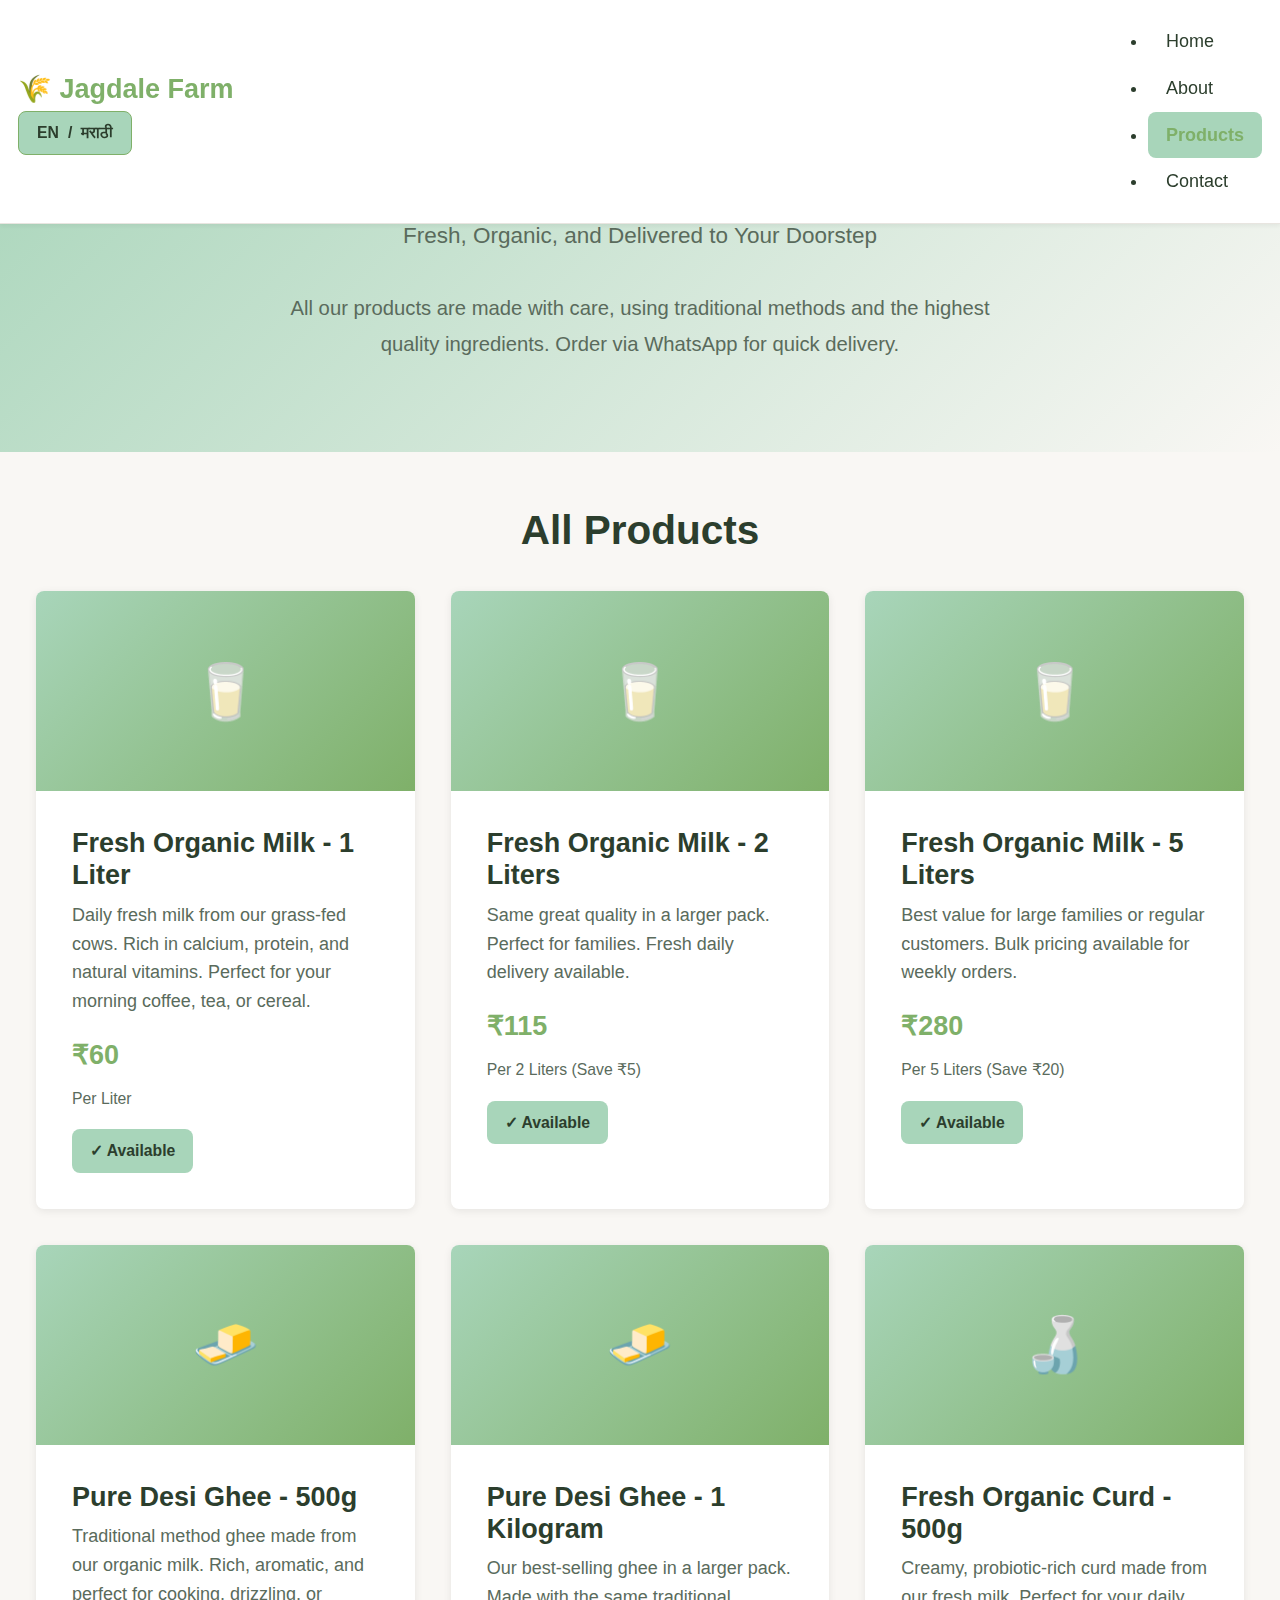
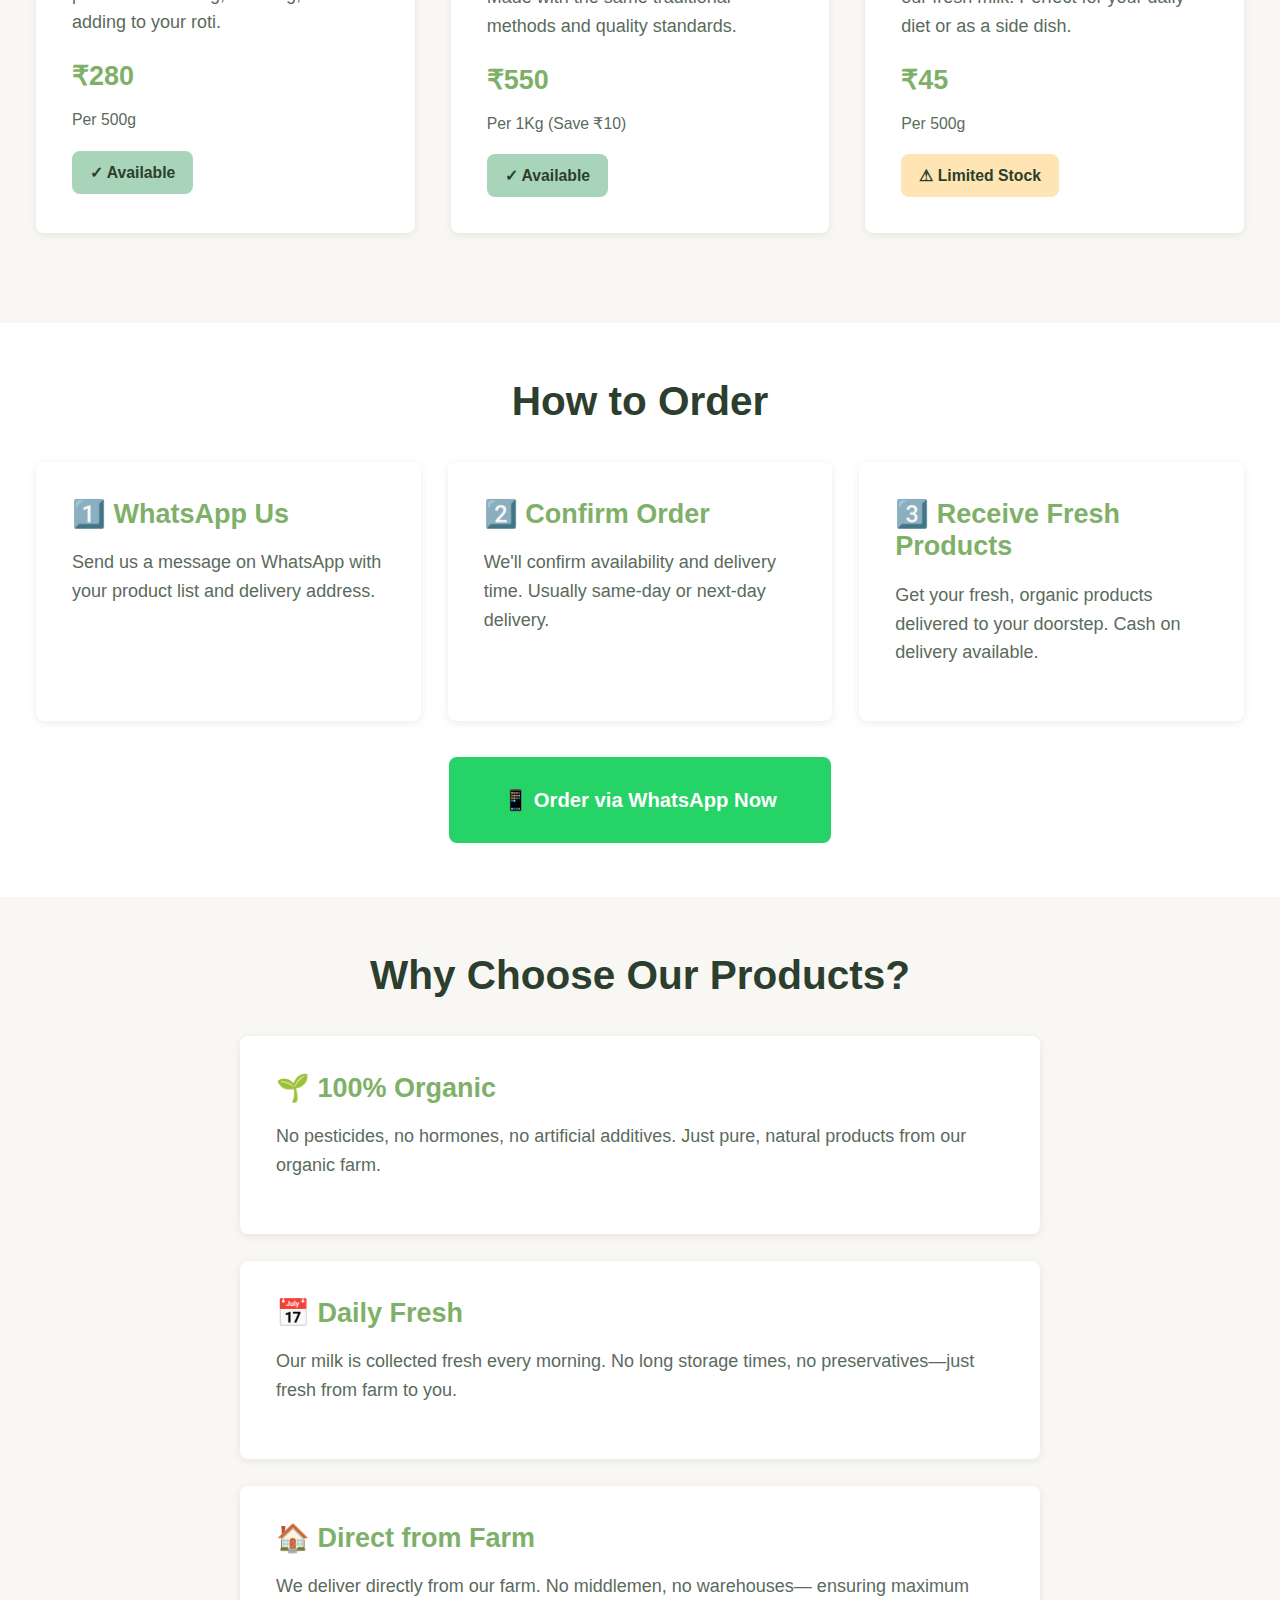
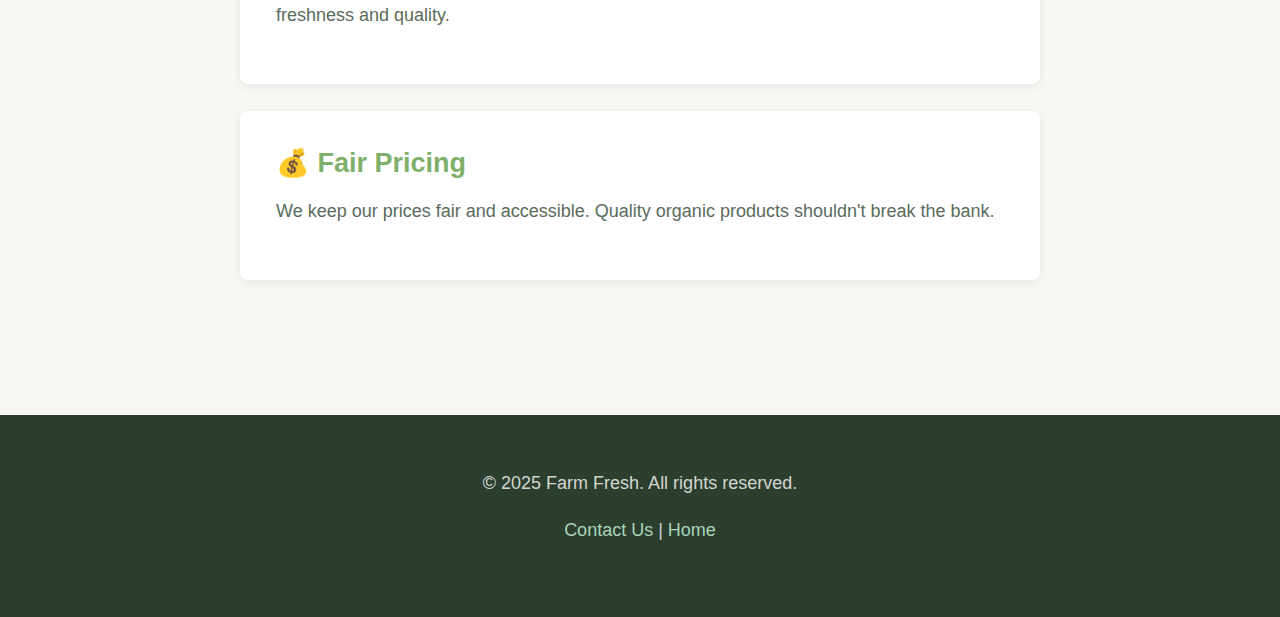
<file: products.html>
<!DOCTYPE html>
<html lang="en">
<head>
    <meta charset="UTF-8">
    <meta name="viewport" content="width=device-width, initial-scale=1.0, maximum-scale=1.0, user-scalable=no, viewport-fit=cover">
    <meta name="description" content="Browse our organic dairy products: fresh milk, pure ghee, and more. Prices, availability, and ordering information.">
    <meta name="keywords" content="organic milk, ghee, dairy products, farm products, prices">
    
    <!-- WebView Compatibility -->
    <meta name="mobile-web-app-capable" content="yes">
    <meta name="apple-mobile-web-app-capable" content="yes">
    <meta name="apple-mobile-web-app-status-bar-style" content="default">
    <meta name="theme-color" content="#7FB069">
    
    <!-- PWA Manifest -->
    <link rel="manifest" href="manifest.json">
    
    <title>Our Products - Farm Fresh Organic Dairy</title>
    
    <link rel="stylesheet" href="css/style.css">
</head>
<body>
    <!-- Header -->
    <header class="header" role="banner">
        <div class="header__container">
            <!-- Row 1: Logo + Language Toggle -->
            <div class="header__top">
                <div class="header__logo">
                    🌾 Jagdale Farm
                </div>
                <button class="header__lang-toggle" id="langToggle">
                    <span>EN</span> / <span>मराठी</span>
                </button>
            </div>
            <!-- Row 2: Navigation Links -->
            <nav class="header__nav" role="navigation" aria-label="Main navigation">
                <ul class="header__nav-list">
                    <li class="header__nav-item">
                        <a href="index.html" class="header__nav-link">Home</a>
                    </li>
                    <li class="header__nav-item">
                        <a href="about.html" class="header__nav-link">About</a>
                    </li>
                    <li class="header__nav-item">
                        <a href="products.html" class="header__nav-link header__nav-link--active" aria-current="page">Products</a>
                    </li>
                    <li class="header__nav-item">
                        <a href="contact.html" class="header__nav-link">Contact</a>
                    </li>
                </ul>
            </nav>
        </div>
    </header>

    <!-- ============================================
         PRODUCTS PAGE HERO
         ============================================
    -->
    <section class="hero section" role="main">
        <div class="container">
            <h1 class="hero__title">Our Products</h1>
            <p class="hero__tagline">Fresh, Organic, and Delivered to Your Doorstep</p>
            <p class="hero__intro">
                All our products are made with care, using traditional methods and 
                the highest quality ingredients. Order via WhatsApp for quick delivery.
            </p>
        </div>
    </section>

    <!-- ============================================
         PRODUCTS GRID
         ============================================
         Scalability Notes:
         - Product data structure is ready for JSON/API
         - Cards can be converted to React components
         - Future: Add filtering, sorting, search
         - Future: Add "Add to Cart" functionality
         - Future: Dynamic pricing from backend
    -->
    <section class="section" aria-labelledby="all-products">
        <div class="container">
            <h2 id="all-products" class="text-center mb-lg">All Products</h2>
            
            <div class="products-grid">
                <!-- Product 1: Fresh Milk -->
                <div class="product-card" data-product-id="milk-1l" data-product-name="Fresh Organic Milk - 1L">
                    <div class="product-card__image" aria-label="Fresh Organic Milk">
                        🥛
                    </div>
                    <div class="product-card__content">
                        <h3 class="product-card__title">Fresh Organic Milk - 1 Liter</h3>
                        <p class="product-card__description">
                            Daily fresh milk from our grass-fed cows. Rich in calcium, 
                            protein, and natural vitamins. Perfect for your morning coffee, 
                            tea, or cereal.
                        </p>
                        <div class="product-card__price">₹60</div>
                        <div class="product-card__quantity">Per Liter</div>
                        <span class="product-card__availability product-card__availability--available">
                            ✓ Available
                        </span>
                        <!-- Future: Add to Cart button will go here -->
                    </div>
                </div>

                <!-- Product 2: Fresh Milk 2L -->
                <div class="product-card" data-product-id="milk-2l" data-product-name="Fresh Organic Milk - 2L">
                    <div class="product-card__image" aria-label="Fresh Organic Milk 2L">
                        🥛
                    </div>
                    <div class="product-card__content">
                        <h3 class="product-card__title">Fresh Organic Milk - 2 Liters</h3>
                        <p class="product-card__description">
                            Same great quality in a larger pack. Perfect for families. 
                            Fresh daily delivery available.
                        </p>
                        <div class="product-card__price">₹115</div>
                        <div class="product-card__quantity">Per 2 Liters (Save ₹5)</div>
                        <span class="product-card__availability product-card__availability--available">
                            ✓ Available
                        </span>
                    </div>
                </div>

                <!-- Product 3: Fresh Milk 5L -->
                <div class="product-card" data-product-id="milk-5l" data-product-name="Fresh Organic Milk - 5L">
                    <div class="product-card__image" aria-label="Fresh Organic Milk 5L">
                        🥛
                    </div>
                    <div class="product-card__content">
                        <h3 class="product-card__title">Fresh Organic Milk - 5 Liters</h3>
                        <p class="product-card__description">
                            Best value for large families or regular customers. 
                            Bulk pricing available for weekly orders.
                        </p>
                        <div class="product-card__price">₹280</div>
                        <div class="product-card__quantity">Per 5 Liters (Save ₹20)</div>
                        <span class="product-card__availability product-card__availability--available">
                            ✓ Available
                        </span>
                    </div>
                </div>

                <!-- Product 4: Pure Desi Ghee 500g -->
                <div class="product-card" data-product-id="ghee-500g" data-product-name="Pure Desi Ghee - 500g">
                    <div class="product-card__image" aria-label="Pure Desi Ghee">
                        🧈
                    </div>
                    <div class="product-card__content">
                        <h3 class="product-card__title">Pure Desi Ghee - 500g</h3>
                        <p class="product-card__description">
                            Traditional method ghee made from our organic milk. 
                            Rich, aromatic, and perfect for cooking, drizzling, or 
                            adding to your roti.
                        </p>
                        <div class="product-card__price">₹280</div>
                        <div class="product-card__quantity">Per 500g</div>
                        <span class="product-card__availability product-card__availability--available">
                            ✓ Available
                        </span>
                    </div>
                </div>

                <!-- Product 5: Pure Desi Ghee 1Kg -->
                <div class="product-card" data-product-id="ghee-1kg" data-product-name="Pure Desi Ghee - 1Kg">
                    <div class="product-card__image" aria-label="Pure Desi Ghee 1Kg">
                        🧈
                    </div>
                    <div class="product-card__content">
                        <h3 class="product-card__title">Pure Desi Ghee - 1 Kilogram</h3>
                        <p class="product-card__description">
                            Our best-selling ghee in a larger pack. Made with the 
                            same traditional methods and quality standards.
                        </p>
                        <div class="product-card__price">₹550</div>
                        <div class="product-card__quantity">Per 1Kg (Save ₹10)</div>
                        <span class="product-card__availability product-card__availability--available">
                            ✓ Available
                        </span>
                    </div>
                </div>

                <!-- Product 6: Curd (Future Product) -->
                <div class="product-card" data-product-id="curd-500g" data-product-name="Fresh Organic Curd - 500g">
                    <div class="product-card__image" aria-label="Fresh Organic Curd">
                        🍶
                    </div>
                    <div class="product-card__content">
                        <h3 class="product-card__title">Fresh Organic Curd - 500g</h3>
                        <p class="product-card__description">
                            Creamy, probiotic-rich curd made from our fresh milk. 
                            Perfect for your daily diet or as a side dish.
                        </p>
                        <div class="product-card__price">₹45</div>
                        <div class="product-card__quantity">Per 500g</div>
                        <span class="product-card__availability product-card__availability--limited">
                            ⚠ Limited Stock
                        </span>
                    </div>
                </div>
            </div>
        </div>
    </section>

    <!-- ============================================
         ORDERING INFORMATION
         ============================================
         Future: Can include subscription options, delivery schedule
    -->
    <section class="section" style="background-color: var(--color-white);" aria-labelledby="ordering-info">
        <div class="container">
            <h2 id="ordering-info" class="text-center mb-lg">How to Order</h2>
            <div class="features">
                <div class="feature-card">
                    <h3 class="feature-card__title">1️⃣ WhatsApp Us</h3>
                    <p class="feature-card__text">
                        Send us a message on WhatsApp with your product list and delivery address.
                    </p>
                </div>
                <div class="feature-card">
                    <h3 class="feature-card__title">2️⃣ Confirm Order</h3>
                    <p class="feature-card__text">
                        We'll confirm availability and delivery time. Usually same-day or next-day delivery.
                    </p>
                </div>
                <div class="feature-card">
                    <h3 class="feature-card__title">3️⃣ Receive Fresh Products</h3>
                    <p class="feature-card__text">
                        Get your fresh, organic products delivered to your doorstep. Cash on delivery available.
                    </p>
                </div>
            </div>
            <div class="text-center mt-lg">
                <a href="contact.html" class="btn btn--whatsapp btn--large">
                    📱 Order via WhatsApp Now
                </a>
            </div>
        </div>
    </section>

    <!-- ============================================
         PRODUCT BENEFITS
         ============================================
         Purpose: Educate customers about product benefits
    -->
    <section class="section" aria-labelledby="benefits">
        <div class="container">
            <h2 id="benefits" class="text-center mb-lg">Why Choose Our Products?</h2>
            <div style="max-width: 800px; margin: 0 auto;">
                <div class="feature-card mb-md">
                    <h3 class="feature-card__title">🌱 100% Organic</h3>
                    <p class="feature-card__text">
                        No pesticides, no hormones, no artificial additives. Just pure, 
                        natural products from our organic farm.
                    </p>
                </div>
                <div class="feature-card mb-md">
                    <h3 class="feature-card__title">📅 Daily Fresh</h3>
                    <p class="feature-card__text">
                        Our milk is collected fresh every morning. No long storage times, 
                        no preservatives—just fresh from farm to you.
                    </p>
                </div>
                <div class="feature-card mb-md">
                    <h3 class="feature-card__title">🏠 Direct from Farm</h3>
                    <p class="feature-card__text">
                        We deliver directly from our farm. No middlemen, no warehouses— 
                        ensuring maximum freshness and quality.
                    </p>
                </div>
                <div class="feature-card mb-md">
                    <h3 class="feature-card__title">💰 Fair Pricing</h3>
                    <p class="feature-card__text">
                        We keep our prices fair and accessible. Quality organic products 
                        shouldn't break the bank.
                    </p>
                </div>
            </div>
        </div>
    </section>

    <!-- Footer -->
    <footer class="footer" role="contentinfo">
        <div class="container">
            <p class="footer__text">
                &copy; 2025 Farm Fresh. All rights reserved.
            </p>
            <p class="footer__text">
                <a href="contact.html" class="footer__link">Contact Us</a> | 
                <a href="index.html" class="footer__link">Home</a>
            </p>
        </div>
    </footer>

    <script src="js/translations.js"></script>
    <script src="js/main.js"></script>
</body>
</html>
</file>
<file: css/style.css>
/* ============================================
   FARM WEBSITE - DESIGN SYSTEM
   ============================================
   
   Color Palette:
   - Primary Green: #7FB069 (natural, calm)
   - Secondary Brown: #8B6F47 (earthy, warm)
   - Accent Green: #A8D5BA (light, fresh)
   - Background: #F9F7F4 (warm white)
   - Text Dark: #2C3E2D (readable, natural)
   - Text Light: #5A6B5C (secondary text)
   - Soft Grey: #E8E5E0 (borders, dividers)
   - White: #FFFFFF (clean contrast)
   
   Typography:
   - Headings: Clean, readable sans-serif
   - Body: Comfortable line-height for mobile
   - Large text for mobile-first approach
   
   Scalability Notes:
   - Component-based CSS (easy to convert to CSS modules)
   - BEM-like naming for future React migration
   - Mobile-first breakpoints
   - CSS variables for easy theme changes
   ============================================ */

/* ============================================
   CSS VARIABLES (Future-ready for theming)
   ============================================ */
:root {
  --color-primary: #7FB069;
  --color-secondary: #8B6F47;
  --color-accent: #A8D5BA;
  --color-bg: #F9F7F4;
  --color-text-dark: #2C3E2D;
  --color-text-light: #5A6B5C;
  --color-border: #E8E5E0;
  --color-white: #FFFFFF;
  
  --font-heading: 'Segoe UI', Tahoma, Geneva, Verdana, sans-serif;
  --font-body: 'Segoe UI', Tahoma, Geneva, Verdana, sans-serif;
  
  --spacing-xs: 0.5rem;
  --spacing-sm: 1rem;
  --spacing-md: 1.5rem;
  --spacing-lg: 2rem;
  --spacing-xl: 3rem;
  
  --border-radius: 8px;
  --transition: all 0.3s ease;
}

/* ============================================
   RESET & BASE STYLES
   ============================================ */
* {
  margin: 0;
  padding: 0;
  box-sizing: border-box;
}

html {
  font-size: 16px; /* Base for rem calculations */
  scroll-behavior: smooth;
  /* Prevent horizontal scrolling in WebView */
  overflow-x: hidden;
  width: 100%;
  -webkit-overflow-scrolling: touch;
}

body {
  font-family: var(--font-body);
  color: var(--color-text-dark);
  background-color: var(--color-bg);
  line-height: 1.6;
  -webkit-font-smoothing: antialiased;
  -moz-osx-font-smoothing: grayscale;
  /* Prevent horizontal scrolling in WebView */
  overflow-x: hidden;
  width: 100%;
  position: relative;
  /* WebView optimizations */
  -webkit-tap-highlight-color: rgba(127, 176, 105, 0.2);
  touch-action: manipulation;
  /* Ensure sticky header works */
  overflow-y: auto;
  /* Padding to compensate for fixed header */
  padding-top: 70px;
}

/* ============================================
   TYPOGRAPHY
   ============================================ */
h1, h2, h3, h4, h5, h6 {
  font-family: var(--font-heading);
  font-weight: 600;
  line-height: 1.2;
  margin-bottom: var(--spacing-md);
  color: var(--color-text-dark);
}

h1 {
  font-size: 2rem; /* 32px - large for mobile */
}

h2 {
  font-size: 1.75rem; /* 28px */
}

h3 {
  font-size: 1.5rem; /* 24px */
}

h4 {
  font-size: 1.25rem; /* 20px */
}

p {
  margin-bottom: var(--spacing-sm);
  font-size: 1rem; /* 16px - readable on mobile */
  color: var(--color-text-light);
}

a {
  color: var(--color-primary);
  text-decoration: none;
  transition: var(--transition);
}

a:hover {
  color: var(--color-secondary);
}

/* ============================================
   LAYOUT COMPONENTS
   ============================================ */

/* Container - Mobile-first, centers content */
.container {
  width: 100%;
  max-width: 1200px;
  margin: 0 auto;
  padding: 0 var(--spacing-sm);
}

/* Section spacing */
.section {
  padding: var(--spacing-xl) 0;
}

.section--large {
  padding: var(--spacing-xl) 0;
}

/* ============================================
   HEADER & NAVIGATION
   ============================================ */
.header {
  background-color: var(--color-white);
  border-bottom: 1px solid var(--color-border);
  position: fixed; /* Fixed positioning for reliable sticky behavior */
  top: 0;
  left: 0;
  right: 0;
  width: 100%;
  z-index: 1000; /* Higher z-index to ensure it stays on top */
  box-shadow: 0 2px 4px rgba(0, 0, 0, 0.05);
  /* Ensure header stays visible during scroll */
  will-change: transform;
  /* Smooth transition when scrolling */
  transition: box-shadow 0.3s ease;
}

/* Enhanced shadow when scrolling (optional enhancement) */
.header--scrolled {
  box-shadow: 0 4px 8px rgba(0, 0, 0, 0.1);
}

.header__container {
  display: flex;
  justify-content: space-between;
  align-items: center;
  padding: var(--spacing-sm) var(--spacing-sm);
}

.header__logo {
  font-size: 1.5rem;
  font-weight: 700;
  color: var(--color-primary);
}

.header__nav {
  display: flex;
  gap: var(--spacing-md);
  list-style: none;
}

.header__nav-item {
  font-size: 1rem;
}

.header__nav-link {
  color: var(--color-text-dark);
  padding: var(--spacing-xs) var(--spacing-sm);
  border-radius: var(--border-radius);
  transition: var(--transition);
  /* WebView: Touch-friendly */
  min-height: 44px;
  display: inline-flex;
  align-items: center;
  -webkit-tap-highlight-color: transparent;
  touch-action: manipulation;
}

.header__nav-link:hover,
.header__nav-link:active,
.header__nav-link:focus {
  background-color: var(--color-accent);
  color: var(--color-primary);
}

.header__nav-link--active {
  color: var(--color-primary);
  font-weight: 600;
}

/* Language Toggle Button */
.header__lang-toggle {
  display: inline-flex;
  align-items: center;
  gap: var(--spacing-xs);
  padding: var(--spacing-xs) var(--spacing-sm);
  background-color: var(--color-accent);
  border: 1px solid var(--color-primary);
  border-radius: var(--border-radius);
  color: var(--color-text-dark);
  font-size: 0.875rem;
  font-weight: 600;
  cursor: pointer;
  transition: var(--transition);
  min-height: 44px;
  -webkit-tap-highlight-color: transparent;
  touch-action: manipulation;
  text-decoration: none;
}

.header__lang-toggle:hover,
.header__lang-toggle:active {
  background-color: var(--color-primary);
  color: var(--color-white);
  border-color: var(--color-primary);
}

.header__lang-toggle:focus {
  outline: 2px solid var(--color-primary);
  outline-offset: 2px;
}

.mobile-menu__lang-toggle {
  display: flex;
  align-items: center;
  justify-content: center;
  gap: var(--spacing-xs);
  padding: var(--spacing-md);
  margin: var(--spacing-sm) var(--spacing-md);
  background-color: var(--color-accent);
  border: 1px solid var(--color-primary);
  border-radius: var(--border-radius);
  color: var(--color-text-dark);
  font-size: 1rem;
  font-weight: 600;
  cursor: pointer;
  transition: var(--transition);
  min-height: 44px;
  -webkit-tap-highlight-color: transparent;
  touch-action: manipulation;
  text-decoration: none;
}

.mobile-menu__lang-toggle:active {
  background-color: var(--color-primary);
  color: var(--color-white);
  border-color: var(--color-primary);
}

/* Mobile menu toggle button */
.header__menu-toggle {
  display: none; /* Hidden on desktop */
  background: none;
  border: none;
  font-size: 1.75rem;
  cursor: pointer;
  color: var(--color-text-dark);
  padding: var(--spacing-xs);
  min-width: 44px;
  min-height: 44px;
  -webkit-tap-highlight-color: transparent;
  touch-action: manipulation;
  position: relative;
  z-index: 101;
}

.header__menu-toggle:active {
  opacity: 0.7;
}

/* Hamburger icon */
.header__menu-toggle-icon {
  display: block;
  width: 24px;
  height: 24px;
  position: relative;
}

.header__menu-toggle-icon span {
  display: block;
  position: absolute;
  height: 3px;
  width: 100%;
  background-color: var(--color-text-dark);
  border-radius: 2px;
  transition: var(--transition);
}

.header__menu-toggle-icon span:nth-child(1) {
  top: 0;
}

.header__menu-toggle-icon span:nth-child(2) {
  top: 50%;
  transform: translateY(-50%);
}

.header__menu-toggle-icon span:nth-child(3) {
  bottom: 0;
}

/* Hamburger to X animation when menu is open */
.header__menu-toggle--open .header__menu-toggle-icon span:nth-child(1) {
  top: 50%;
  transform: translateY(-50%) rotate(45deg);
}

.header__menu-toggle--open .header__menu-toggle-icon span:nth-child(2) {
  opacity: 0;
}

.header__menu-toggle--open .header__menu-toggle-icon span:nth-child(3) {
  bottom: 50%;
  transform: translateY(50%) rotate(-45deg);
}

/* Mobile menu overlay */
.mobile-menu {
  position: fixed;
  top: 0;
  left: 0;
  width: 100%;
  height: 100vh;
  background-color: rgba(0, 0, 0, 0.5);
  z-index: 99;
  opacity: 0;
  visibility: hidden;
  transition: opacity 0.3s ease, visibility 0.3s ease;
}

.mobile-menu--open {
  opacity: 1;
  visibility: visible;
}

/* Mobile menu panel */
.mobile-menu__panel {
  position: fixed;
  top: 0;
  right: -100%;
  width: 280px;
  max-width: 85%;
  height: 100vh;
  background-color: var(--color-white);
  box-shadow: -2px 0 8px rgba(0, 0, 0, 0.15);
  z-index: 100;
  transition: right 0.3s ease;
  overflow-y: auto;
  -webkit-overflow-scrolling: touch;
}

.mobile-menu--open .mobile-menu__panel {
  right: 0;
}

/* Mobile menu header */
.mobile-menu__header {
  padding: var(--spacing-md);
  border-bottom: 1px solid var(--color-border);
  display: flex;
  justify-content: space-between;
  align-items: center;
  background-color: var(--color-white);
  position: sticky;
  top: 0;
  z-index: 1;
}

.mobile-menu__logo {
  font-size: 1.25rem;
  font-weight: 700;
  color: var(--color-primary);
}

.mobile-menu__close {
  background: none;
  border: none;
  font-size: 1.5rem;
  color: var(--color-text-dark);
  cursor: pointer;
  padding: var(--spacing-xs);
  min-width: 44px;
  min-height: 44px;
  -webkit-tap-highlight-color: transparent;
  touch-action: manipulation;
}

.mobile-menu__close:active {
  opacity: 0.7;
}

/* Mobile menu navigation */
.mobile-menu__nav {
  list-style: none;
  padding: var(--spacing-sm) 0;
}

.mobile-menu__nav-item {
  border-bottom: 1px solid var(--color-border);
}

.mobile-menu__nav-link {
  display: block;
  padding: var(--spacing-md);
  color: var(--color-text-dark);
  text-decoration: none;
  font-size: 1.125rem;
  font-weight: 500;
  transition: var(--transition);
  min-height: 44px;
  display: flex;
  align-items: center;
  -webkit-tap-highlight-color: transparent;
  touch-action: manipulation;
}

.mobile-menu__nav-link:active {
  background-color: var(--color-accent);
  color: var(--color-primary);
}

.mobile-menu__nav-link--active {
  background-color: var(--color-accent);
  color: var(--color-primary);
  font-weight: 600;
}

/* Prevent body scroll when menu is open */
.body--menu-open {
  overflow: hidden;
}

/* ============================================
   BUTTONS
   ============================================ */
.btn {
  display: inline-block;
  padding: var(--spacing-sm) var(--spacing-lg);
  font-size: 1rem;
  font-weight: 600;
  text-align: center;
  border: none;
  border-radius: var(--border-radius);
  cursor: pointer;
  transition: var(--transition);
  text-decoration: none;
  /* WebView: Touch-friendly minimum size (44x44px) */
  min-height: 44px;
  min-width: 44px;
  /* WebView: Remove tap highlight, use custom */
  -webkit-tap-highlight-color: transparent;
  touch-action: manipulation;
  /* WebView: Ensure buttons work without hover */
  user-select: none;
  -webkit-user-select: none;
}

.btn--primary {
  background-color: var(--color-primary);
  color: var(--color-white);
}

.btn--primary:hover {
  background-color: #6FA055;
  transform: translateY(-2px);
  box-shadow: 0 4px 8px rgba(127, 176, 105, 0.3);
}

.btn--whatsapp {
  background-color: #25D366; /* WhatsApp green */
  color: var(--color-white);
  display: inline-flex;
  align-items: center;
  gap: var(--spacing-xs);
}

.btn--whatsapp:hover {
  background-color: #20BA5A;
  transform: translateY(-2px);
  box-shadow: 0 4px 8px rgba(37, 211, 102, 0.3);
}

.btn--large {
  padding: var(--spacing-md) var(--spacing-xl);
  font-size: 1.125rem;
}

/* ============================================
   HERO SECTION
   ============================================ */
.hero {
  background: linear-gradient(135deg, var(--color-accent) 0%, var(--color-bg) 100%);
  padding: var(--spacing-xl) 0;
  text-align: center;
}

.hero__title {
  font-size: 2.5rem;
  margin-bottom: var(--spacing-sm);
  color: var(--color-text-dark);
}

.hero__tagline {
  font-size: 1.25rem;
  color: var(--color-text-light);
  margin-bottom: var(--spacing-lg);
}

.hero__intro {
  max-width: 700px;
  margin: 0 auto var(--spacing-lg);
  font-size: 1.125rem;
  line-height: 1.8;
}

/* ============================================
   FEATURE CARDS
   ============================================ */
.features {
  display: grid;
  grid-template-columns: 1fr;
  gap: var(--spacing-md);
  margin: var(--spacing-lg) 0;
}

.feature-card {
  background-color: var(--color-white);
  padding: var(--spacing-lg);
  border-radius: var(--border-radius);
  box-shadow: 0 2px 8px rgba(0, 0, 0, 0.08);
  transition: var(--transition);
}

.feature-card:hover,
.feature-card:active {
  transform: translateY(-4px);
  box-shadow: 0 4px 12px rgba(0, 0, 0, 0.12);
}

/* WebView: Touch feedback */
.feature-card:active {
  opacity: 0.9;
}

.feature-card__title {
  color: var(--color-primary);
  font-size: 1.5rem;
  margin-bottom: var(--spacing-sm);
}

.feature-card__text {
  color: var(--color-text-light);
}

/* ============================================
   PRODUCT CARDS
   ============================================ */
.products-grid {
  display: grid;
  grid-template-columns: 1fr;
  gap: var(--spacing-lg);
  margin: var(--spacing-lg) 0;
}

.product-card {
  background-color: var(--color-white);
  border-radius: var(--border-radius);
  overflow: hidden;
  box-shadow: 0 2px 8px rgba(0, 0, 0, 0.08);
  transition: var(--transition);
}

.product-card:hover,
.product-card:active {
  transform: translateY(-4px);
  box-shadow: 0 4px 12px rgba(0, 0, 0, 0.12);
}

/* WebView: Ensure touch feedback on product cards */
.product-card:active {
  opacity: 0.9;
}

.product-card__image {
  width: 100%;
  height: 200px;
  background: linear-gradient(135deg, var(--color-accent) 0%, var(--color-primary) 100%);
  display: flex;
  align-items: center;
  justify-content: center;
  color: var(--color-white);
  font-size: 3rem;
}

.product-card__content {
  padding: var(--spacing-lg);
}

.product-card__title {
  font-size: 1.5rem;
  color: var(--color-text-dark);
  margin-bottom: var(--spacing-xs);
}

.product-card__description {
  color: var(--color-text-light);
  margin-bottom: var(--spacing-sm);
}

.product-card__price {
  font-size: 1.5rem;
  font-weight: 700;
  color: var(--color-primary);
  margin-bottom: var(--spacing-xs);
}

.product-card__quantity {
  font-size: 0.875rem;
  color: var(--color-text-light);
  margin-bottom: var(--spacing-sm);
}

.product-card__availability {
  display: inline-block;
  padding: var(--spacing-xs) var(--spacing-sm);
  border-radius: var(--border-radius);
  font-size: 0.875rem;
  font-weight: 600;
}

.product-card__availability--available {
  background-color: var(--color-accent);
  color: var(--color-text-dark);
}

.product-card__availability--limited {
  background-color: #FFE5B4;
  color: var(--color-text-dark);
}

/* ============================================
   TESTIMONIALS
   ============================================ */
.testimonials {
  background-color: var(--color-white);
  padding: var(--spacing-xl) 0;
}

.testimonials-grid {
  display: grid;
  grid-template-columns: 1fr;
  gap: var(--spacing-lg);
  margin: var(--spacing-lg) 0;
}

.testimonial-card {
  background-color: var(--color-bg);
  padding: var(--spacing-lg);
  border-radius: var(--border-radius);
  border-left: 4px solid var(--color-primary);
}

.testimonial-card__text {
  font-style: italic;
  color: var(--color-text-light);
  margin-bottom: var(--spacing-sm);
  font-size: 1.125rem;
}

.testimonial-card__author {
  font-weight: 600;
  color: var(--color-text-dark);
}

/* ============================================
   CONTACT FORM
   ============================================ */
.contact-form {
  background-color: var(--color-white);
  padding: var(--spacing-lg);
  border-radius: var(--border-radius);
  box-shadow: 0 2px 8px rgba(0, 0, 0, 0.08);
  max-width: 600px;
  margin: 0 auto;
}

.form-group {
  margin-bottom: var(--spacing-md);
}

.form-group__label {
  display: block;
  margin-bottom: var(--spacing-xs);
  font-weight: 600;
  color: var(--color-text-dark);
}

.form-group__input,
.form-group__textarea {
  width: 100%;
  padding: var(--spacing-sm);
  border: 2px solid var(--color-border);
  border-radius: var(--border-radius);
  font-size: 1rem;
  font-family: var(--font-body);
  transition: var(--transition);
}

.form-group__input:focus,
.form-group__textarea:focus {
  outline: none;
  border-color: var(--color-primary);
  box-shadow: 0 0 0 3px rgba(127, 176, 105, 0.1);
}

.form-group__textarea {
  min-height: 120px;
  resize: vertical;
}

/* ============================================
   MAP CONTAINER
   ============================================ */
.map-container {
  width: 100%;
  height: 300px;
  background-color: var(--color-border);
  border-radius: var(--border-radius);
  display: flex;
  align-items: center;
  justify-content: center;
  color: var(--color-text-light);
  margin: var(--spacing-lg) 0;
}

/* ============================================
   FOOTER
   ============================================ */
.footer {
  background-color: var(--color-text-dark);
  color: var(--color-white);
  padding: var(--spacing-xl) 0;
  text-align: center;
  margin-top: var(--spacing-xl);
}

.footer__text {
  color: rgba(255, 255, 255, 0.8);
  margin-bottom: var(--spacing-sm);
}

.footer__link {
  color: var(--color-accent);
}

/* ============================================
   UTILITY CLASSES
   ============================================ */
.text-center {
  text-align: center;
}

.mb-sm {
  margin-bottom: var(--spacing-sm);
}

.mb-md {
  margin-bottom: var(--spacing-md);
}

.mb-lg {
  margin-bottom: var(--spacing-lg);
}

.mt-sm {
  margin-top: var(--spacing-sm);
}

.mt-md {
  margin-top: var(--spacing-md);
}

.mt-lg {
  margin-top: var(--spacing-lg);
}

/* ============================================
   RESPONSIVE DESIGN (Tablet & Desktop)
   ============================================ */

/* Mobile: Show hamburger menu, hide desktop nav */
@media (max-width: 767px) {
  .header__menu-toggle {
    display: block;
  }
  
  .header__nav {
    display: none; /* Hide desktop navigation on mobile */
  }
  
  .mobile-menu {
    display: block;
  }
}

@media (min-width: 768px) {
  html {
    font-size: 18px; /* Slightly larger on tablets */
  }
  
  .container {
    padding: 0 var(--spacing-lg);
  }
  
  h1 {
    font-size: 3rem; /* 54px */
  }
  
  h2 {
    font-size: 2.25rem; /* 40.5px */
  }
  
  .hero__title {
    font-size: 3.5rem;
  }
  
  .features {
    grid-template-columns: repeat(2, 1fr);
  }
  
  .products-grid {
    grid-template-columns: repeat(2, 1fr);
  }
  
  .testimonials-grid {
    grid-template-columns: repeat(2, 1fr);
  }
  
  /* Hide mobile menu on desktop */
  .mobile-menu {
    display: none;
  }
  
  /* Show desktop navigation */
  .header__nav {
    display: flex;
  }
}

@media (min-width: 1024px) {
  .features {
    grid-template-columns: repeat(3, 1fr);
  }
  
  .products-grid {
    grid-template-columns: repeat(3, 1fr);
  }
  
  .testimonials-grid {
    grid-template-columns: repeat(3, 1fr);
  }
}

/* ============================================
   ACCESSIBILITY
   ============================================ */
@media (prefers-reduced-motion: reduce) {
  * {
    animation-duration: 0.01ms !important;
    animation-iteration-count: 1 !important;
    transition-duration: 0.01ms !important;
  }
}

/* Focus styles for keyboard navigation */
a:focus,
button:focus,
input:focus,
textarea:focus {
  outline: 3px solid var(--color-primary);
  outline-offset: 2px;
}

/* ============================================
   TOAST NOTIFICATIONS (WebView-friendly)
   ============================================ */
.toast {
  position: fixed;
  bottom: 20px;
  left: 50%;
  transform: translateX(-50%);
  background-color: var(--color-text-dark);
  color: var(--color-white);
  padding: var(--spacing-md) var(--spacing-lg);
  border-radius: var(--border-radius);
  box-shadow: 0 4px 12px rgba(0, 0, 0, 0.2);
  z-index: 1000;
  max-width: 90%;
  text-align: center;
  font-size: 1rem;
  opacity: 0;
  transition: opacity 0.3s ease, transform 0.3s ease;
  pointer-events: none;
}

.toast--show {
  opacity: 1;
  transform: translateX(-50%) translateY(0);
  pointer-events: auto;
}

.toast--success {
  background-color: var(--color-primary);
}

.toast--error {
  background-color: #E74C3C;
}

/* ============================================
   LOADING STATES (WebView: Slow network handling)
   ============================================ */
.loading {
  display: inline-block;
  width: 20px;
  height: 20px;
  border: 3px solid rgba(127, 176, 105, 0.3);
  border-radius: 50%;
  border-top-color: var(--color-primary);
  animation: spin 0.8s linear infinite;
}

@keyframes spin {
  to { transform: rotate(360deg); }
}

.loading-overlay {
  position: fixed;
  top: 0;
  left: 0;
  width: 100%;
  height: 100%;
  background-color: rgba(249, 247, 244, 0.9);
  display: flex;
  align-items: center;
  justify-content: center;
  z-index: 9999;
  opacity: 0;
  pointer-events: none;
  transition: opacity 0.3s ease;
}

.loading-overlay--show {
  opacity: 1;
  pointer-events: auto;
}

/* ============================================
   WEBVIEW SPECIFIC FIXES
   ============================================ */
/* Prevent text selection on buttons (WebView) */
.btn,
.header__nav-link {
  -webkit-user-select: none;
  user-select: none;
}

/* Ensure containers don't overflow */
.container {
  max-width: 100%;
  overflow-x: hidden;
}

/* Fix for WebView viewport issues */
img {
  max-width: 100%;
  height: auto;
  display: block;
}

/* ============================================
   PRINT STYLES
   ============================================ */
@media print {
  .header,
  .footer,
  .btn {
    display: none;
  }
  
  body {
    background-color: white;
  }
}
</file>
